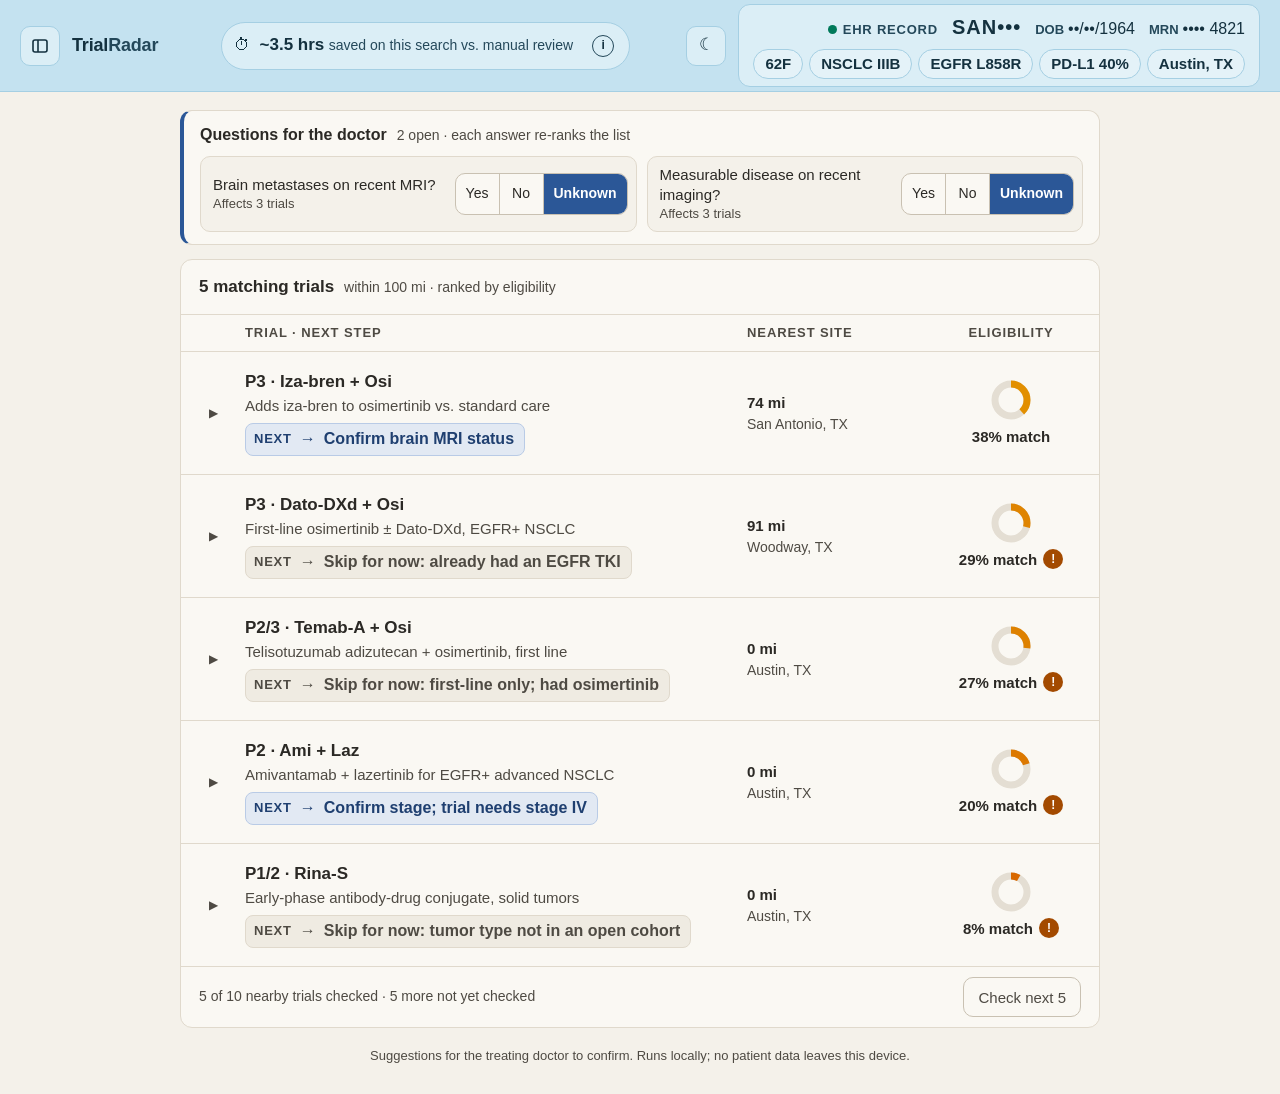
<file: trialradar_wireframe-v3.html>
<!DOCTYPE html>
<html lang="en" data-theme="light">
<head>
<meta charset="utf-8">
<meta name="viewport" content="width=device-width, initial-scale=1">
<title>TrialRadar · Wireframe v3</title>
<script>
  /* Apply saved theme before first paint (no flash). Default = light low-glare. */
  try { const t = localStorage.getItem("trialradar-theme"); if (t === "dark" || t === "light") document.documentElement.dataset.theme = t; } catch (e) {}
</script>
<style>
  /* ===================================================================
     THEME TOKENS
     Light = warm, low-glare off-white (no pure white page, no pure black text).
     Dark  = warm charcoal (no pure black page, no pure white text).
     Eligibility palette is Okabe-Ito based (colorblind-friendlier) and is
     always paired with % text and a shape cue.
     =================================================================== */
  :root, [data-theme="light"]{
    --bg:#f4f1ea; --surface:#faf8f3; --surface-2:#efebe2; --line:#e0d9cc; --line-2:#c9c1b2;
    --ink:#2b2925; --ink-2:#4e4a43; --ink-3:#625d55;
    --accent:#2b5797; --accent-ink:#ffffff; --accent-soft:#e2e9f3; --accent-text:#2b5797;
    --flag-bg:#a34a00; --flag-ink:#ffffff; --warn-soft:#f7e9d8; --warn-line:#e3c39f;
    --ok:#00795a; --ok-ink:#ffffff;
    --chip:#e7e1d6; --track:#e4ded3; --tip-bg:#2b2925; --tip-ink:#f4f1ea;
    --elig-low:#d55e00; --elig-mid:#e69f00; --elig-high:#009e73;
    --focus:#2b5797; --shadow:0 10px 30px rgba(43,41,37,.14);
    /* Iceberg blue top bar */
    --bar:#c4e2f0; --bar-ink:#14313f; --bar-ink-2:#24485a; --bar-line:#a5cfe3; --bar-chip:#e4f2f8; --bar-tile:#dbeef6; --bar-focus:#14313f;
    --next-bg:#e2e9f3; --next-ink:#1f3f70; --next-line:#b9cbe6;
    color-scheme: light;
  }
  [data-theme="dark"]{
    --bg:#1d1c1a; --surface:#252421; --surface-2:#2d2b28; --line:#3a3834; --line-2:#4d4a44;
    --ink:#e8e4dc; --ink-2:#c9c3b8; --ink-3:#aaa398;
    --accent:#8fb3ec; --accent-ink:#1d1c1a; --accent-soft:#2b3547; --accent-text:#9dbdf0;
    --flag-bg:#eba25e; --flag-ink:#1d1c1a; --warn-soft:#3a2d20; --warn-line:#6a4c2c;
    --ok:#4cc9a4; --ok-ink:#1d1c1a;
    --chip:#35332f; --track:#3b3934; --tip-bg:#e8e4dc; --tip-ink:#1d1c1a;
    --elig-low:#e8783a; --elig-mid:#e9ae2f; --elig-high:#2bb38c;
    --focus:#9dbdf0; --shadow:0 10px 30px rgba(0,0,0,.45);
    --bar:#1f3d4d; --bar-ink:#e3f2f9; --bar-ink-2:#c3dce8; --bar-line:#2f5568; --bar-chip:#2b4f61; --bar-tile:#264858; --bar-focus:#cfe8f3;
    --next-bg:#2b3547; --next-ink:#c9daf6; --next-line:#3e4e68;
    color-scheme: dark;
  }
  :root{ --rail-w:256px; --top-h:92px; --col-w:920px; --radius:12px;
         font-family: -apple-system, BlinkMacSystemFont, "Segoe UI", Inter, Roboto, Helvetica, Arial, sans-serif; }

  *{box-sizing:border-box}
  html{font-size:16px}
  html,body{margin:0;background:var(--bg);color:var(--ink);line-height:1.55}
  body{font-size:1rem}
  button{font:inherit;color:inherit;cursor:pointer}
  input,select{font:inherit;color:var(--ink)}
  a{color:var(--accent-text)}

  /* Calm motion: only short color/opacity/transform transitions. */
  .t{transition:background-color .15s ease, color .15s ease, border-color .15s ease}
  @media (prefers-reduced-motion: reduce){
    *,*::before,*::after{transition:none !important;animation:none !important;scroll-behavior:auto !important}
  }

  /* Visible focus everywhere (keyboard). */
  :focus{outline:none}
  :focus-visible{outline:3px solid var(--focus);outline-offset:2px;border-radius:8px}

  /* ===================== TOP BAR (fixed) ===================== */
  .top{position:fixed;inset:0 0 auto 0;height:var(--top-h);z-index:40;display:flex;align-items:center;gap:12px;
       padding:0 20px;background:var(--bar);color:var(--bar-ink);border-bottom:1px solid var(--bar-line)}
  .top :focus-visible{outline-color:var(--bar-focus)}
  .top .icon-btn{background:var(--bar-tile);border-color:var(--bar-line);color:var(--bar-ink)}
  .top .icon-btn:hover{background:var(--bar-chip)}
  .top .icon-btn[aria-expanded="true"]{background:var(--bar-ink);border-color:var(--bar-ink);color:var(--bar)}
  .icon-btn{width:40px;height:40px;border-radius:10px;border:1px solid var(--line);background:var(--surface);
            display:grid;place-items:center;flex:none;font-size:17px;color:var(--ink-2)}
  .icon-btn:hover{background:var(--surface-2)}
  .icon-btn[aria-expanded="true"]{background:var(--accent-soft);border-color:var(--accent);color:var(--accent-text)}
  .wm{font-weight:700;font-size:1.125rem;letter-spacing:-.01em;white-space:nowrap;margin-right:6px}
  .wm span{color:var(--bar-ink-2)}
  .sp{flex:1}

  .saved{display:flex;align-items:center;gap:10px;padding:4px 6px 4px 12px;border:1px solid var(--line);
         border-radius:999px;background:var(--bar-tile);border-color:var(--bar-line);white-space:nowrap;height:48px;color:var(--bar-ink)}
  .saved .big{font-weight:700;font-size:1.0625rem;font-variant-numeric:tabular-nums}
  .saved .lbl{color:var(--bar-ink-2);font-size:.875rem}
  .info{position:relative;width:40px;height:40px;border-radius:50%;border:0;background:transparent;display:grid;place-items:center;padding:0}
  .info .ring{width:22px;height:22px;border-radius:50%;border:1.5px solid var(--bar-ink-2);font-size:12px;font-weight:700;color:var(--bar-ink);display:grid;place-items:center}
  .pop{display:none;position:absolute;top:44px;left:50%;transform:translateX(-50%);width:420px;z-index:60;
       background:var(--surface);border:1px solid var(--line-2);border-radius:12px;padding:14px 16px;
       box-shadow:var(--shadow);text-align:left;font-weight:400;color:var(--ink);white-space:normal;cursor:default;font-size:.875rem;line-height:1.5}
  .info:hover .pop,.info:focus-visible .pop,.info.open .pop{display:block}
  .pop h4{margin:0 0 6px;font-size:.9375rem}
  .pop code{display:block;background:var(--surface-2);color:var(--ink);border-radius:8px;padding:10px;font-size:.8125rem;line-height:1.55;margin:6px 0;white-space:pre-wrap}
  .pop .ph{color:var(--ink);font-weight:700}
  .pop small{color:var(--ink-2);display:block;margin-top:8px;font-size:.8125rem}

  .badge{display:flex;flex-direction:column;gap:6px;align-items:flex-end;padding:7px 14px;border:1px solid var(--bar-line);
         border-radius:var(--radius);background:var(--bar-tile);flex:none;color:var(--bar-ink)}
  .badge .id{display:flex;gap:14px;align-items:baseline;font-size:1rem;color:var(--bar-ink);font-variant-numeric:tabular-nums;white-space:nowrap}
  .badge .id b{font-size:1.25rem;letter-spacing:.05em;font-weight:750}
  .badge .id .k{font-size:.8125rem;color:var(--bar-ink-2);margin-right:4px;font-weight:600}
  .badge .src{display:inline-flex;align-items:center;gap:6px;font-size:.8125rem;text-transform:uppercase;letter-spacing:.06em;color:var(--bar-ink-2);font-weight:700}
  .badge .src i{width:9px;height:9px;border-radius:50%;background:var(--ok);display:inline-block}
  .chips{display:flex;gap:6px;flex-wrap:nowrap;justify-content:flex-end}
  .chip{font-size:.9375rem;font-weight:600;padding:2px 11px;border-radius:999px;background:var(--bar-chip);color:var(--bar-ink);white-space:nowrap;border:1px solid var(--bar-line)}

  /* ===================== RAIL (fixed drawer in the left gutter; never moves the column) ===================== */
  .rail{position:fixed;top:var(--top-h);bottom:0;left:0;width:var(--rail-w);z-index:30;overflow:auto;
        background:var(--surface);border-right:1px solid var(--line);transform:translateX(-100%);visibility:hidden;
        transition:transform .18s ease, visibility 0s linear .18s}
  .rail.open{transform:none;visibility:visible;transition:transform .18s ease}
  @media (max-width: 1439px){ .rail.open{box-shadow:var(--shadow)} }
  .rail-in{padding:18px 16px 28px;display:flex;flex-direction:column;gap:22px}
  .rail h3{margin:0 0 8px;font-size:.8125rem;text-transform:uppercase;letter-spacing:.07em;color:var(--ink-2);font-weight:700}
  .seg{display:inline-flex;border:1px solid var(--line-2);border-radius:10px;overflow:hidden;background:var(--surface)}
  .seg button{border:0;background:transparent;min-height:40px;min-width:44px;padding:0 12px;font-size:.9375rem;border-right:1px solid var(--line-2)}
  .seg button:last-child{border-right:0}
  .seg button:hover{background:var(--surface-2)}
  .seg button.on{background:var(--accent);color:var(--accent-ink);font-weight:600}
  .seg button:focus-visible{outline-offset:-3px;border-radius:0}
  .row-ctl{display:flex;align-items:center;justify-content:space-between;gap:10px;min-height:44px;font-size:.9375rem}
  .cbs{display:flex;gap:2px}
  .cbs label{display:flex;gap:6px;align-items:center;min-height:40px;min-width:40px;padding:0 6px;border-radius:8px;cursor:pointer}
  .cbs label:hover{background:var(--surface-2)}
  .cbs input{width:18px;height:18px;accent-color:var(--accent);margin:0}
  .tg{width:48px;height:40px;border:0;background:transparent;position:relative;padding:0;flex:none}
  .tg::before{content:"";position:absolute;left:4px;top:10px;width:40px;height:22px;border-radius:999px;background:var(--line-2)}
  .tg::after{content:"";position:absolute;top:13px;left:7px;width:16px;height:16px;border-radius:50%;background:var(--surface);transition:left .15s}
  .tg.on::before{background:var(--accent)}
  .tg.on::after{left:25px}
  .fld{display:flex;flex-direction:column;gap:3px;margin-bottom:10px}
  .fld label{font-size:.8125rem;color:var(--ink-2)}
  .fld input,.fld select{border:1px solid var(--line-2);border-radius:8px;padding:0 10px;height:40px;background:var(--bg);width:100%}
  .fld input:focus-visible,.fld select:focus-visible{outline:3px solid var(--focus);outline-offset:0;border-color:var(--accent)}
  .grid2{display:grid;grid-template-columns:1fr 1fr;gap:0 10px}
  .muted{color:var(--ink-2);font-size:.8125rem;line-height:1.5}

  /* ===================== MAIN COLUMN (fixed width, centered, stable) ===================== */
  .main{padding:calc(var(--top-h)) 20px 0}
  .col{width:100%;max-width:var(--col-w);margin:0 auto;display:flex;flex-direction:column}
  /* Questions are pinned under the top bar so they're always in the same spot. */
  .qwrap{position:sticky;top:var(--top-h);z-index:20;background:var(--bg);padding:18px 0 14px}
  .qcard{background:var(--surface);border:1px solid var(--line);border-left:4px solid var(--accent);border-radius:var(--radius);
         padding:12px 16px;display:flex;flex-direction:column;gap:8px}
  .qhead{display:flex;align-items:baseline;gap:10px}
  .qhead b{font-size:1rem}
  .qhead span{font-size:.875rem;color:var(--ink-2)}
  .qs{display:grid;grid-template-columns:1fr 1fr;gap:10px}
  .q{display:flex;align-items:center;justify-content:space-between;gap:10px;padding:8px 8px 8px 12px;border-radius:10px;background:var(--bg);border:1px solid var(--line);min-height:64px}
  .q p{margin:0;font-size:.9375rem;line-height:1.35;min-width:0;flex:1}
  .q .seg{flex:none}
  .q p small{display:block;color:var(--ink-2);font-size:.8125rem}
  .q .seg button{font-size:.875rem;padding:0 10px}

  .list{background:var(--surface);border:1px solid var(--line);border-radius:var(--radius)}
  .list-top{display:flex;align-items:baseline;gap:10px;padding:14px 18px;border-bottom:1px solid var(--line)}
  .list-top b{font-size:1.0625rem}
  .list-top span{color:var(--ink-2);font-size:.875rem}
    .cols,.trow{display:grid;grid-template-columns:32px minmax(0,1fr) 180px 140px;align-items:center;gap:14px}
  .cols{padding:8px 18px;font-size:.8125rem;text-transform:uppercase;letter-spacing:.07em;color:var(--ink-2);font-weight:600;border-bottom:1px solid var(--line)}
  .cols .r{text-align:center}
  .trial{border-bottom:1px solid var(--line)}
  .trial:last-child{border-bottom:0}
  /* Fixed row height keeps rows (and the #1 trial) in the same place across re-ranks. */
  .trow{min-height:122px;padding:12px 18px;width:100%;border:0;background:transparent;text-align:left}
  .trow:hover{background:var(--surface-2)}
  .trow:focus-visible{outline-offset:-3px;border-radius:0}
  .trial.open .trow{background:var(--surface-2)}
  .chev{width:28px;height:28px;display:grid;place-items:center;color:var(--ink-2);transition:transform .15s ease;font-size:12px}
  .trial.open .chev{transform:rotate(90deg);color:var(--ink)}
  .tname{font-weight:650;font-size:1.0625rem;line-height:1.35}
  .tsum{color:var(--ink-2);font-size:.9375rem;white-space:nowrap;overflow:hidden;text-overflow:ellipsis}
  .next{margin-top:6px;font-size:1rem;font-weight:600;display:inline-flex;gap:8px;align-items:center;max-width:100%;
        background:var(--next-bg);color:var(--next-ink);border:1px solid var(--next-line);border-radius:8px;padding:3px 10px 3px 8px;white-space:nowrap;overflow:hidden}
  .next b{font-weight:800;font-size:.8125rem;text-transform:uppercase;letter-spacing:.06em;flex:none}
  .next .arr{flex:none;font-weight:800}
  .next span{overflow:hidden;text-overflow:ellipsis}
  .next.skip{background:var(--surface-2);color:var(--ink-2);border-color:var(--line)}
  .dist{font-size:.9375rem}
  .dist b{font-variant-numeric:tabular-nums}
  .dist div{color:var(--ink-2);font-size:.875rem}
  .elig{display:flex;flex-direction:column;align-items:center;gap:4px}
  .elig .pct{font-size:.9375rem;font-weight:650;font-variant-numeric:tabular-nums;display:flex;align-items:center;gap:6px}
  .cue{width:20px;height:20px;border-radius:50%;display:inline-grid;place-items:center;font-size:12px;font-weight:800;position:relative;flex:none}
  .cue.flag{background:var(--flag-bg);color:var(--flag-ink);cursor:help}
  .cue.ok{background:var(--ok);color:var(--ok-ink)}
  .cue .tip{display:none;position:absolute;right:-10px;top:26px;width:270px;z-index:30;background:var(--tip-bg);color:var(--tip-ink);
            font-weight:400;font-size:.875rem;line-height:1.45;padding:9px 11px;border-radius:9px;text-align:left}
  .cue.flag:hover .tip{display:block}
  .changed .pct{background:var(--accent-soft);border-radius:6px;padding:0 6px;transition:background-color .6s ease}

  .skeleton .trow{cursor:default;color:var(--ink-2)}
  .skeleton .bar{height:12px;border-radius:6px;background:var(--track);margin:6px 0}

  /* ===================== EXPANDED DETAIL ===================== */
  .detail{display:none;padding:4px 18px 20px 64px;background:var(--surface-2)}
  .trial.open .detail{display:block}
  .full-title{font-size:.9375rem;color:var(--ink);margin:0 0 6px;max-width:760px}
  .meta{display:flex;gap:16px;flex-wrap:wrap;align-items:center;font-size:.875rem;color:var(--ink-2);margin-bottom:12px}
  .meta a{display:inline-flex;align-items:center;min-height:40px;padding:0 4px;text-decoration:none;font-weight:600}
  .meta a:hover{text-decoration:underline}
  .notable{display:flex;gap:10px;align-items:flex-start;background:var(--warn-soft);border:1px solid var(--warn-line);border-radius:10px;
           padding:10px 12px;font-size:.9375rem;margin-bottom:12px;max-width:760px;color:var(--ink)}
  .notable .cue{margin-top:2px}
  .groups{display:grid;grid-template-columns:repeat(auto-fit,minmax(240px,1fr));gap:10px;margin-bottom:14px}
  details.grp{background:var(--surface);border:1px solid var(--line);border-radius:10px}
  details.grp summary{list-style:none;cursor:pointer;min-height:44px;padding:0 12px;font-size:.9375rem;font-weight:650;display:flex;align-items:center;gap:8px;border-radius:10px}
  details.grp summary::-webkit-details-marker{display:none}
  details.grp summary:hover{background:var(--bg)}
  details.grp summary .ct{margin-left:auto;font-variant-numeric:tabular-nums;color:var(--ink-2);font-weight:500}
  details.grp summary .car{color:var(--ink-2);transition:transform .15s ease;font-size:11px}
  details.grp[open] summary .car{transform:rotate(90deg)}
  .gicon{width:18px;height:18px;border-radius:50%;display:grid;place-items:center;font-size:11px;font-weight:800;flex:none}
  .grp ul{margin:0;padding:0 12px 12px 30px;font-size:.875rem;color:var(--ink-2)}
  .grp li{margin:4px 0}
  .grp li .ql{color:var(--accent-text);font-size:.8125rem;font-weight:600}
  .actions{display:flex;gap:8px;flex-wrap:wrap}
  .btn{border:1px solid var(--line-2);background:var(--surface);border-radius:10px;min-height:40px;padding:0 14px;font-size:.9375rem}
  .btn:hover{background:var(--bg)}
  .btn.pri{background:var(--accent);border-color:var(--accent);color:var(--accent-ink);font-weight:600}
  .btn.pri:hover{filter:brightness(1.06)}

  .list-foot{display:flex;align-items:center;justify-content:space-between;gap:12px;padding:10px 18px;border-top:1px solid var(--line);
             font-size:.875rem;color:var(--ink-2);min-height:60px}
  .empty{padding:28px 18px;color:var(--ink-2);text-align:center;font-size:.9375rem}
  .foot{max-width:var(--col-w);margin:0 auto;padding:18px 0 28px;color:var(--ink-2);font-size:.8125rem;text-align:center}

  /* ===================== MODAL ===================== */
  .modal-bg{position:fixed;inset:0;background:rgba(20,19,17,.45);display:none;align-items:center;justify-content:center;z-index:100}
  .modal-bg.show{display:flex}
  .modal{background:var(--surface);color:var(--ink);border-radius:14px;width:min(640px,92vw);max-height:80vh;overflow:auto;padding:20px 22px;box-shadow:var(--shadow);border:1px solid var(--line)}
  .modal h3{margin:0 0 10px;font-size:1.125rem}
  .modal pre{white-space:pre-wrap;font:inherit;font-size:.9375rem;background:var(--bg);border:1px solid var(--line);border-radius:10px;padding:12px;margin:0 0 12px}
  .cmp{width:100%;border-collapse:collapse;font-size:.9375rem;margin-bottom:12px}
  .cmp th,.cmp td{border-bottom:1px solid var(--line);padding:8px;text-align:left;vertical-align:top}
  .cmp th{color:var(--ink-2);font-weight:500;width:28%}
  .wf-note{font-size:.8125rem;color:var(--ink-2);margin-top:-4px;margin-bottom:10px}
  .modal-foot{text-align:right}
</style>
</head>
<body>

<!-- ======================= TOP BAR / PATIENT BAR ======================= -->
<header class="top">
  <button class="icon-btn t" id="rail-toggle" aria-expanded="false" aria-controls="rail" aria-label="Filters and patient details" title="Filters & patient details">
    <svg width="18" height="18" viewBox="0 0 18 18" fill="none" stroke="currentColor" stroke-width="1.6" aria-hidden="true"><rect x="2" y="3" width="14" height="12" rx="2"/><line x1="7" y1="3" x2="7" y2="15"/></svg>
  </button>
  <div class="wm">Trial<span>Radar</span></div>

  <div class="sp"></div>

  <!-- Manual time saved (per case) -->
  <div class="saved" id="saved" aria-live="polite">
    <span aria-hidden="true">⏱</span>
    <div><span class="big" id="saved-hrs">~0.0 hrs</span> <span class="lbl">saved on this search vs. manual review</span></div>
    <button class="info" id="saved-info" aria-label="How time saved is estimated"><span class="ring" aria-hidden="true">i</span>
      <div class="pop" role="tooltip">
        <h4>How "time saved" is estimated</h4>
        <code id="formula-text"></code>
        <div id="formula-live"></div>
        <small><span class="ph">Placeholder assumptions.</span> These minute values are not research findings; replace them with a sourced benchmark before any external claim.</small>
      </div>
    </button>
  </div>

  <div class="sp"></div>

  <button class="icon-btn t" id="theme-btn" aria-label="Switch to dark mode" aria-pressed="false" title="Toggle dark mode"><span id="theme-ico" aria-hidden="true">☾</span></button>

  <!-- Masked patient badge (synthetic demo values) -->
  <div class="badge" aria-label="Current patient, identifiers masked">
    <div class="id">
      <span class="src"><i></i>EHR record</span>
      <b>SAN•••</b>
      <span><span class="k">DOB</span>••/••/1964</span>
      <span><span class="k">MRN</span>•••• 4821</span>
    </div>
    <div class="chips" id="patient-chips"></div>
  </div>
</header>

<!-- ======================= COLLAPSIBLE RAIL ======================= -->
<aside class="rail" id="rail" aria-label="Filters and patient details" inert>
  <div class="rail-in">
    <section>
      <h3>Travel distance</h3>
      <div class="seg" id="dist-seg">
        <button data-d="25">25 mi</button><button data-d="50">50 mi</button><button data-d="100" class="on">100 mi</button>
      </div>
    </section>
    <section>
      <h3>Trial filters</h3>
      <div class="row-ctl"><span>Phase</span>
        <div class="cbs">
          <label><input type="checkbox" class="ph" value="1" checked> 1</label>
          <label><input type="checkbox" class="ph" value="2" checked> 2</label>
          <label><input type="checkbox" class="ph" value="3" checked> 3</label>
        </div>
      </div>
      <div class="row-ctl"><span>Recruiting only</span><button class="tg on" id="recruiting" aria-pressed="true" aria-label="Recruiting only"></button></div>
      <div class="row-ctl"><span>What if: new scan within 14 days</span><button class="tg" id="whatif" aria-pressed="false" aria-label="What if new scan within 14 days"></button></div>
    </section>
    <section>
      <h3>Patient details</h3>
      <div class="grid2">
        <div class="fld"><label for="f-age">Age</label><input id="f-age" value="62"></div>
        <div class="fld"><label for="f-sex">Sex</label><select id="f-sex"><option>F</option><option>M</option></select></div>
      </div>
      <div class="fld"><label for="f-dx">Diagnosis</label><input id="f-dx" value="NSCLC"></div>
      <div class="grid2">
        <div class="fld"><label for="f-stage">Stage</label><input id="f-stage" value="IIIB"></div>
        <div class="fld"><label for="f-ecog">ECOG</label><input id="f-ecog" value="1"></div>
      </div>
      <div class="fld"><label for="f-bio">Biomarkers (comma-separated)</label><input id="f-bio" value="EGFR L858R, PD-L1 40%"></div>
      <div class="fld"><label for="f-prior">Prior treatment</label><input id="f-prior" value="Osimertinib (progressed)"></div>
      <div class="grid2">
        <div class="fld"><label for="f-city">City</label><input id="f-city" value="Austin, TX"></div>
        <div class="fld"><label for="f-scan">Last scan (days)</label><input id="f-scan" value="47" inputmode="numeric"></div>
      </div>
      <div class="muted">Pulled from the EHR record. Edits apply to this search only and re-rank instantly.</div>
    </section>
    <section class="muted">Source: ClinicalTrials.gov (demo cache) · checked just now</section>
  </div>
</aside>

<!-- ======================= MAIN COLUMN ======================= -->
<main class="main">
  <div class="col">
    <div class="qwrap">
      <section class="qcard" aria-label="Questions for the doctor">
        <div class="qhead"><b>Questions for the doctor</b><span id="q-sub">2 open · each answer re-ranks the list</span></div>
        <div class="qs" id="questions"></div>
      </section>
    </div>

    <section class="list" aria-label="Matching trials">
      <div class="list-top"><b id="list-title">Matching trials</b><span id="list-sub"></span></div>
      <div class="cols" aria-hidden="true"><span></span><span>Trial · next step</span><span>Nearest site</span><span class="r">Eligibility</span></div>
      <div id="trials"></div>
      <div class="list-foot"><span id="more-label"></span><button class="btn t" id="check-next">Check next 5</button></div>
    </section>
  </div>
  <footer class="foot">Suggestions for the treating doctor to confirm. Runs locally; no patient data leaves this device.</footer>
</main>

<div class="modal-bg" id="modal-bg"><div class="modal" id="modal" role="dialog" aria-modal="true" aria-labelledby="modal-h"></div></div>

<script>
/* =====================================================================
   TIME-SAVED ESTIMATE
   ASSUMPTION constants below are PLACEHOLDERS, not sourced benchmarks.
   Replace with a sourced benchmark (e.g. a published time-motion study
   of manual trial screening) before showing to anyone as a claim.
   ===================================================================== */
const ASSUMPTION_MIN_SEARCH_SETUP     = 15; // PLACEHOLDER: minutes to search a registry for this patient once
const ASSUMPTION_MIN_PER_TRIAL_SCREEN = 5;  // PLACEHOLDER: minutes to open & skim one candidate trial
const ASSUMPTION_MIN_PER_CRITERION    = 2;  // PLACEHOLDER: minutes to check one criterion against the chart
const ASSUMPTION_MIN_REVIEW_PER_RESULT= 1;  // PLACEHOLDER: minutes the doctor still spends reviewing each shown result

function estimateMinutesSaved(trialsChecked, criteriaReviewed, resultsShown){
  if (trialsChecked === 0) return 0;
  const manual = ASSUMPTION_MIN_SEARCH_SETUP
               + trialsChecked    * ASSUMPTION_MIN_PER_TRIAL_SCREEN
               + criteriaReviewed * ASSUMPTION_MIN_PER_CRITERION;
  const withTool = resultsShown * ASSUMPTION_MIN_REVIEW_PER_RESULT;
  return Math.max(0, manual - withTool);
}

/* Eligibility cue thresholds (wireframe values). */
const STRONG_MATCH_PCT = 70;   // shows a check shape at or above this

/* =====================================================================
   DEMO DATA: 5 trials from v1. Counts (met / not met / needs info)
   match v1's pills. Criteria text for trial #1 comes from v1; the rest
   are illustrative placeholders sized to match v1's counts.
   q: linked doctor question. dyn: recomputed from patient fields.
   kind: "hard" = unlikely to change; "fix" = something the doctor can act on.
   next: plain-language next step shown on the row when this criterion drives it.
   ===================================================================== */
const TRIALS = [
  { nct:"NCT07680790", phase:"P3", phases:[3], drug:"Iza-bren + Osi", sponsor:"Bristol Myers Squibb",
    summary:"Adds iza-bren to osimertinib vs. standard care",
    title:"Study of Izalontamab Brengitecan (BMS-986507) in Combination With Osimertinib Versus Osimertinib Monotherapy or Osimertinib in Combination With Platinum-based Chemotherapy for EGFRmt Non-small Cell Lung Cancer (IZABRIGHT-Lung02)",
    city:"San Antonio, TX", site:"San Antonio", mi:74, recruiting:true,
    criteria:[
      {s:"met", t:"Non-squamous NSCLC, stage IIIB–IV", dyn:"stageIIIBplus"},
      {s:"met", t:"EGFR exon 21 L858R mutation"},
      {s:"met", t:"ECOG 0–1 (patient: 1)"},
      {s:"unk", t:"brain metastases status (recent MRI)", q:"brain_mets"},
      {s:"unk", t:"history of ILD / pneumonitis"},
      {s:"unk", t:"clinically significant cardiac disease"},
      {s:"unk", t:"organ function labs"},
      {s:"unk", t:"other protocol-defined criteria"}
    ]},
  { nct:"NCT06350097", phase:"P3", phases:[3], drug:"Dato-DXd + Osi", sponsor:"AstraZeneca",
    summary:"First-line osimertinib ± Dato-DXd, EGFR+ NSCLC",
    title:"Phase III, Open-label Study of First-line Osimertinib With or Without Datopotamab Deruxtecan for EGFRm Locally Advanced or Metastatic Non-small Cell Lung Cancer",
    city:"Woodway, TX", site:"Woodway", mi:91, recruiting:true,
    criteria:[
      {s:"met", t:"Non-squamous NSCLC"},
      {s:"met", t:"Locally advanced or metastatic (stage IIIB)", dyn:"stageIIIBplus"},
      {s:"met", t:"EGFR L858R mutation"},
      {s:"met", t:"ECOG 0–1"},
      {s:"met", t:"Age 18 or older"},
      {s:"no",  t:"No prior EGFR TKI allowed", flag:"Already received an EGFR TKI (osimertinib)", kind:"hard", next:"Skip for now: already had an EGFR TKI"},
      {s:"unk", t:"brain metastases status (recent MRI)", q:"brain_mets"},
      {s:"unk", t:"measurable disease on recent imaging", q:"measurable"},
      {s:"unk", t:"history of ILD / pneumonitis"},
      {s:"unk", t:"creatinine clearance"},
      {s:"unk", t:"cardiac function (LVEF)"},
      {s:"unk", t:"6 other protocol criteria", n:6}
    ]},
  { nct:"NCT06667076", phase:"P2", phases:[2], drug:"Ami + Laz", sponsor:"Johnson & Johnson",
    summary:"Amivantamab + lazertinib for EGFR+ advanced NSCLC",
    title:"A Study of Amivantamab in Combination With Lazertinib, or Amivantamab in Combination With Platinum-Based Chemotherapy, for Common Epidermal Growth Factor Receptor (EGFR)-Mutated Locally Advanced or Metastatic Non-Small Cell Lung Cancer (NSCLC)",
    city:"Austin, TX", site:"Austin", mi:0, recruiting:true,
    criteria:[
      {s:"met", t:"EGFR L858R mutation"},
      {s:"met", t:"ECOG 0–1"},
      {s:"no",  t:"Advanced or metastatic stage", dyn:"stageIV"},
      {s:"unk", t:"brain metastases status (recent MRI)", q:"brain_mets"},
      {s:"unk", t:"history of ILD / pneumonitis"},
      {s:"unk", t:"cardiac function"},
      {s:"unk", t:"organ function labs"},
      {s:"unk", t:"details of prior therapy lines"},
      {s:"unk", t:"2 other protocol criteria", n:2}
    ]},
  { nct:"NCT07005102", phase:"P2/3", phases:[2,3], drug:"Temab-A + Osi", sponsor:"AbbVie",
    summary:"Telisotuzumab adizutecan + osimertinib, first line",
    title:"A Study to Assess Adverse Events, Change in Disease Activity of Intravenous Telisotuzumab Adizutecan in Combination With Osimertinib as First-Line Treatment in Adult Participants With Locally Advanced Unresectable or Metastatic EGFR-Mutated Non-Squamous Non-Small Cell Lung Cancer",
    city:"Austin, TX", site:"Austin", mi:0, recruiting:true,
    criteria:[
      {s:"met", t:"Non-squamous NSCLC"},
      {s:"met", t:"EGFR L858R mutation"},
      {s:"met", t:"ECOG 0–1"},
      {s:"met", t:"Age 18 or older"},
      {s:"no",  t:"Imaging within 14 days", dyn:"scan14"},
      {s:"no",  t:"First-line only (no prior systemic therapy)", flag:"First-line only; already received osimertinib", kind:"hard", next:"Skip for now: first-line only; had osimertinib"},
      {s:"unk", t:"measurable disease on recent imaging", q:"measurable"},
      {s:"unk", t:"c-Met protein expression"},
      {s:"unk", t:"history of ILD / pneumonitis"},
      {s:"unk", t:"organ function labs"},
      {s:"unk", t:"5 other protocol criteria", n:5}
    ]},
  { nct:"NCT05579366", phase:"P1/2", phases:[1,2], drug:"Rina-S", sponsor:"Genmab",
    summary:"Early-phase antibody-drug conjugate, solid tumors",
    title:"Rinatabart Sesutecan (Rina-S, PRO1184, GEN1184) for Advanced Solid Tumors (GCT1184-01/ PRO1184-001)",
    city:"Austin, TX", site:"Austin", mi:0, recruiting:true,
    criteria:[
      {s:"met", t:"Advanced solid tumor"},
      {s:"met", t:"ECOG 0–1"},
      {s:"met", t:"Age 18 or older"},
      {s:"no",  t:"HER2-positive cohort", flag:"No HER2-positive result on record; this cohort requires it", kind:"fix", next:"Order HER2 test only if pursuing this trial"},
      {s:"no",  t:"Tumor type in an open cohort", flag:"Tumor type not in an open cohort", kind:"hard", next:"Skip for now: tumor type not in an open cohort"},
      {s:"no",  t:"Prior therapy lines within cohort range", kind:"hard"},
      {s:"no",  t:"Tissue sample within protocol window", kind:"fix"},
      {s:"unk", t:"measurable disease on recent imaging", q:"measurable"},
      {s:"unk", t:"folate receptor-α expression"},
      {s:"unk", t:"organ function labs"},
      {s:"unk", t:"26 other protocol criteria", n:26}
    ]}
];
// v1 said "10 found, 5 checked". The next 5 are simulated: all meet 0 criteria, so they are screened out (never shown).
const UNCHECKED = [ {criteria:12},{criteria:9},{criteria:14},{criteria:20},{criteria:11} ];

const QUESTIONS = [
  {id:"brain_mets", text:"Brain metastases on recent MRI?", good:"no",
   ask:"Confirm brain MRI status",
   failFlag:"Brain metastases reported; trial limits active CNS disease", failKind:"fix", failNext:"Ask the site whether treated brain mets are allowed"},
  {id:"measurable", text:"Measurable disease on recent imaging?", good:"yes",
   ask:"Confirm measurable disease on recent imaging",
   failFlag:"No measurable disease; trial requires it", failKind:"hard", failNext:"Skip for now: trial needs measurable disease"}
];

/* ===================== STATE ===================== */
const state = {
  answers:{brain_mets:"unknown", measurable:"unknown"},
  dist:100, phases:new Set([1,2,3]), recruitingOnly:true, whatIf:false,
  open:null, checked:0, extraChecked:0, extraCriteria:0, patient:{}
};
const reduceMotion = matchMedia("(prefers-reduced-motion: reduce)").matches;
function readPatient(){
  const v = id => document.getElementById(id).value.trim();
  state.patient = { age:v("f-age"), sex:v("f-sex"), dx:v("f-dx"), stage:v("f-stage").toUpperCase(), ecog:v("f-ecog"),
    bio:v("f-bio").split(",").map(s=>s.trim()).filter(Boolean), prior:v("f-prior"), city:v("f-city"), scan:parseInt(v("f-scan"),10) };
}

/* ===================== SCORING (unchanged from v2) ===================== */
function evalCriterion(c){
  const p = state.patient;
  let s = c.s, flag = c.flag || null, kind = c.kind || "hard", next = c.next || null;
  if (c.q){
    const Q = QUESTIONS.find(q=>q.id===c.q), a = state.answers[c.q];
    if (a === "unknown") s = "unk";
    else if (a === Q.good) s = "met";
    else { s = "no"; flag = Q.failFlag; kind = Q.failKind; next = Q.failNext; }
  }
  if (c.dyn === "scan14"){
    const days = state.whatIf ? 0 : p.scan;
    if (!isNaN(days) && days <= 14){ s = "met"; }
    else { s = "no"; kind="fix"; next="New scan needed within 14 days";
           flag = `Last scan ${isNaN(days)?"date unknown":days+" days ago"}; trial needs within 14`; }
  }
  if (c.dyn === "stageIV"){
    if (p.stage.startsWith("IV")) s="met";
    else { s="no"; kind="fix"; next="Confirm stage; trial needs stage IV";
           flag=`Stage ${p.stage||"?"} on record; trial needs stage IV / metastatic`; }
  }
  if (c.dyn === "stageIIIBplus"){
    s = /^(IIIB|IIIC|IV)/.test(p.stage) ? "met" : "no";
    if (s==="no"){ kind="fix"; next="Confirm stage; trial needs IIIB or later"; flag=`Stage ${p.stage||"?"} on record; trial needs IIIB or later`; }
  }
  return {...c, s, kind, next, flag: s==="no" ? flag : null, n:c.n||1};
}
function score(t){
  const crit = t.criteria.map(evalCriterion);
  const count = k => crit.filter(c=>c.s===k).reduce((a,c)=>a+c.n,0);
  const met=count("met"), no=count("no"), unk=count("unk"), total=met+no+unk;
  const flags = crit.filter(c=>c.s==="no" && c.flag).map(c=>c.flag);
  return {crit, met, no, unk, total, pct: Math.round(100*met/total), flags};
}

/* ===================== NEXT STEP (derived, live) =====================
   Priority: 1) a hard blocker → "Skip for now: …"
             2) a fixable blocker → its action (e.g. new scan)
             3) an open doctor question → "Confirm …"
             4) otherwise → "Refer to <site> site …"                         */
function nextStep(t, sc){
  const fails = sc.crit.filter(c=>c.s==="no");
  const hard = fails.find(c=>c.kind==="hard" && c.next); if (hard) return hard.next;
  const fix  = fails.find(c=>c.kind==="fix"  && c.next); if (fix)  return fix.next;
  const openQs = QUESTIONS.filter(Q=>sc.crit.some(c=>c.q===Q.id && c.s==="unk"));
  if (openQs.length) return openQs.map(q=>q.ask).join(" · ");
  const rest = sc.unk;
  return `Refer to ${t.site} site` + (rest ? ` · ${rest} item${rest>1?"s":""} to confirm at screening` : "");
}

/* Okabe-Ito-based 3-stop scale: vermilion (0%) → orange (50%) → bluish green (100%). */
function hexToRgb(h){ h=h.trim().replace("#",""); return [0,2,4].map(i=>parseInt(h.slice(i,i+2),16)); }
function scaleColor(pct){
  const cs = getComputedStyle(document.documentElement);
  const L=hexToRgb(cs.getPropertyValue("--elig-low")), M=hexToRgb(cs.getPropertyValue("--elig-mid")), H=hexToRgb(cs.getPropertyValue("--elig-high"));
  const mix=(a,b,t)=>a.map((x,i)=>Math.round(x+(b[i]-x)*t));
  const c = pct<=50 ? mix(L,M,pct/50) : mix(M,H,(pct-50)/50);
  return `rgb(${c.join(",")})`;
}
function donut(pct){
  const r=16, C=2*Math.PI*r, col=scaleColor(pct);
  return `<svg width="42" height="42" viewBox="0 0 42 42" aria-hidden="true">
    <circle cx="21" cy="21" r="${r}" fill="none" stroke="var(--track)" stroke-width="7"/>
    <circle cx="21" cy="21" r="${r}" fill="none" stroke="${col}" stroke-width="7"
      stroke-dasharray="${(C*pct/100).toFixed(2)} ${C.toFixed(2)}" transform="rotate(-90 21 21)"/>
  </svg>`;
}
const esc = s => String(s).replace(/[&<>"]/g, ch=>({"&":"&amp;","<":"&lt;",">":"&gt;",'"':"&quot;"}[ch]));

/* ===================== RENDER ===================== */
let prevPct = {};
function visibleTrials(){
  return TRIALS.slice(0, state.checked)
    .map(t=>({t, sc:score(t)}))
    .filter(x=>x.sc.met > 0)                                  // rule: drop trials with 0 criteria met
    .filter(x=>x.t.mi <= state.dist)
    .filter(x=>x.t.phases.some(p=>state.phases.has(p)))
    .filter(x=>!state.recruitingOnly || x.t.recruiting)
    .sort((a,b)=>b.sc.pct-a.sc.pct || a.t.mi-b.t.mi);
}
function focusKey(){
  const a = document.activeElement; if (!a || a===document.body) return null;
  if (a.dataset.toggle) return `[data-toggle="${a.dataset.toggle}"]`;
  if (a.dataset.q) return `[data-q="${a.dataset.q}"][data-v="${a.dataset.v}"]`;
  if (a.dataset.act) return `[data-act="${a.dataset.act}"][data-nct="${a.dataset.nct}"]`;
  if (a.matches("details.grp summary")){ const t=a.closest(".trial"), g=a.parentElement.dataset.g; return `.trial[data-nct="${t.dataset.nct}"] details.grp[data-g="${g}"] summary`; }
  return null;
}
function render(){
  const fk = focusKey();
  const openGroups = {};  // remember which criteria groups the doctor opened
  document.querySelectorAll(".trial.open details.grp").forEach(d=>{ openGroups[d.dataset.g] = d.open; });
  readPatient(); renderChips(); renderQuestions();
  const rows = visibleTrials();
  const el = document.getElementById("trials");
  const pending = TRIALS.length - state.checked;     // skeletons reserve space, so rows never jump while checking
  if (!rows.length && !pending){
    el.innerHTML = `<div class="empty">No trials match these filters. Try a wider distance in the filters panel.</div>`;
  } else {
    el.innerHTML = rows.map(({t,sc})=>rowHTML(t,sc,openGroups)).join("") +
      Array.from({length:pending}, ()=>`<div class="trial skeleton" aria-hidden="true"><div class="trow"><span></span><span><div class="bar" style="width:38%"></div><div class="bar" style="width:62%"></div><div class="bar" style="width:46%"></div></span><span><div class="bar" style="width:60%"></div></span><span style="text-align:center;font-size:.875rem">Checking…</span></div></div>`).join("");
  }
  rows.forEach(({t,sc})=>{
    if (prevPct[t.nct]!==undefined && prevPct[t.nct]!==sc.pct && !reduceMotion){
      const d=document.querySelector(`.trial[data-nct="${t.nct}"]`); if (d){ d.classList.add("changed"); setTimeout(()=>d.classList.remove("changed"),900); }
    }
    prevPct[t.nct]=sc.pct;
  });
  const shownBeforeFilters = TRIALS.slice(0,state.checked).filter(t=>score(t).met>0).length;
  const hidden = shownBeforeFilters - rows.length;
  document.getElementById("list-title").textContent = `${rows.length} matching trial${rows.length===1?"":"s"}`;
  document.getElementById("list-sub").textContent = `within ${state.dist} mi · ranked by eligibility` + (hidden>0 ? ` · ${hidden} hidden by filters` : "");
  const totalChecked = state.checked + state.extraChecked, remaining = 10 - totalChecked;
  document.getElementById("more-label").textContent = remaining>0
    ? `${totalChecked} of 10 nearby trials checked · ${remaining} more not yet checked`
    : `All 10 nearby trials checked · ${10-TRIALS.length} met no criteria and are not shown`;
  const btn = document.getElementById("check-next");
  btn.style.visibility = remaining>0 && state.checked===TRIALS.length ? "visible" : "hidden";  // visibility, not display: keeps footer height fixed
  renderSaved(rows.length);
  if (fk){ const f=document.querySelector(fk); f && f.focus({preventScroll:true}); }
}
function rowHTML(t,sc,openGroups){
  const open = state.open===t.nct;
  let cue = "";
  if (sc.flags.length) cue = `<span class="cue flag" aria-label="Flagged criterion">!<span class="tip">${sc.flags.map(esc).join("<br>")}</span></span>`;
  else if (sc.pct >= STRONG_MATCH_PCT) cue = `<span class="cue ok" aria-label="Strong match">✓</span>`;
  const grp = (key,label,icon,isOpen) => {
    const items = sc.crit.filter(c=>c.s===key);
    const n = items.reduce((a,c)=>a+c.n,0); if (!n) return "";
    const o = openGroups && key in openGroups ? openGroups[key] : isOpen;
    const li = items.map(c=>{
      const txt = key==="no" && c.flag ? c.flag : c.t;
      return `<li>${esc(txt)}${c.q && key==="unk" ? ` <span class="ql">· question above</span>`:""}</li>`;
    }).join("");
    return `<details class="grp" data-g="${key}" ${o?"open":""}><summary><span class="car" aria-hidden="true">▶</span>${icon}${label}<span class="ct">${n}</span></summary><ul>${li}</ul></details>`;
  };
  // Group icons pair a shape with color: ✕ not met, ? needs info, ✓ met.
  const gi = (bg,ink,ch)=>`<span class="gicon" style="background:${bg};color:${ink}" aria-hidden="true">${ch}</span>`;
  const step = nextStep(t,sc);
  return `<div class="trial ${open?"open":""}" data-nct="${t.nct}">
    <button class="trow t" data-toggle="${t.nct}" aria-expanded="${open}"
      aria-label="${esc(t.phase)} ${esc(t.drug)}, ${sc.pct}% match${sc.flags.length?", flagged: "+esc(sc.flags[0]):""}, ${t.mi} miles, ${esc(t.city)}. Next step: ${esc(step)}">
      <span class="chev" aria-hidden="true">▶</span>
      <span style="min-width:0">
        <div class="tname">${esc(t.phase)} · ${esc(t.drug)}</div>
        <div class="tsum">${esc(t.summary)}</div>
        <div class="next ${step.startsWith("Skip")?"skip":""}"><b>Next</b><span class="arr" aria-hidden="true">→</span><span>${esc(step)}</span></div>
      </span>
      <span class="dist"><b>${t.mi} mi</b><div>${esc(t.city)}</div></span>
      <span class="elig" title="${sc.met} of ${sc.total} criteria met">
        ${donut(sc.pct)}
        <span class="pct">${sc.pct}% match ${cue}</span>
      </span>
    </button>
    <div class="detail">
      <p class="full-title">${esc(t.title)}</p>
      <div class="meta">
        <a href="https://clinicaltrials.gov/study/${t.nct}" target="_blank" rel="noreferrer">${t.nct} ↗</a>
        <span>${esc(t.sponsor)}</span><span>${t.recruiting?"Recruiting":"Not recruiting"}</span>
        <span>${sc.met} of ${sc.total} criteria met</span>
      </div>
      ${sc.flags.length ? `<div class="notable"><span class="cue flag" aria-hidden="true">!</span><div>${sc.flags.map(esc).join("<br>")}</div></div>` : ""}
      <div class="groups">
        ${grp("no","Not met",gi("var(--elig-low)","#1d1c1a","✕"),true)}
        ${grp("unk","Needs info",gi("var(--elig-mid)","#1d1c1a","?"),true)}
        ${grp("met","Met",gi("var(--elig-high)","#1d1c1a","✓"),false)}
      </div>
      <div class="actions">
        <button class="btn t" data-act="referral" data-nct="${t.nct}">Draft referral note</button>
        <button class="btn pri t" data-act="summary" data-nct="${t.nct}">Patient-friendly summary</button>
        <button class="btn t" data-act="compare" data-nct="${t.nct}">Compare</button>
      </div>
    </div>
  </div>`;
}
function renderChips(){
  const p = state.patient;
  const chips = [`${p.age}${p.sex}`, `${p.dx} ${p.stage}`, ...p.bio, p.city].filter(Boolean);
  document.getElementById("patient-chips").innerHTML = chips.map(c=>`<span class="chip">${esc(c)}</span>`).join("");
}
function renderQuestions(){
  const affected = id => TRIALS.filter(t=>t.criteria.some(c=>c.q===id)).length;
  document.getElementById("questions").innerHTML = QUESTIONS.map(q=>{
    const a = state.answers[q.id];
    return `<div class="q"><p>${esc(q.text)}<small>Affects ${affected(q.id)} trials</small></p>
      <div class="seg" role="group" aria-label="${esc(q.text)}">${["yes","no","unknown"].map(v=>`<button class="t ${a===v?"on":""}" data-q="${q.id}" data-v="${v}" aria-pressed="${a===v}">${v==="unknown"?"Unknown":v[0].toUpperCase()+v.slice(1)}</button>`).join("")}</div></div>`;
  }).join("");
  const open = QUESTIONS.filter(q=>state.answers[q.id]==="unknown").length;
  document.getElementById("q-sub").textContent = open ? `${open} open · each answer re-ranks the list` : "All answered · list re-ranked";
}
function renderSaved(shown){
  const criteria = TRIALS.slice(0,state.checked).reduce((a,t)=>a+score(t).total,0) + state.extraCriteria;
  const trials = state.checked + state.extraChecked;
  const mins = estimateMinutesSaved(trials, criteria, shown);
  document.getElementById("saved-hrs").textContent = `~${(mins/60).toFixed(1)} hrs`;
  document.getElementById("formula-text").textContent =
`manual = SEARCH_SETUP + trials × MIN_PER_TRIAL + criteria × MIN_PER_CRITERION
with tool = results shown × MIN_REVIEW_PER_RESULT
saved = manual − with tool

SEARCH_SETUP          = ${ASSUMPTION_MIN_SEARCH_SETUP} min  (placeholder)
MIN_PER_TRIAL         = ${ASSUMPTION_MIN_PER_TRIAL_SCREEN} min  (placeholder)
MIN_PER_CRITERION     = ${ASSUMPTION_MIN_PER_CRITERION} min  (placeholder)
MIN_REVIEW_PER_RESULT = ${ASSUMPTION_MIN_REVIEW_PER_RESULT} min  (placeholder)`;
  const manual = trials ? ASSUMPTION_MIN_SEARCH_SETUP + trials*ASSUMPTION_MIN_PER_TRIAL_SCREEN + criteria*ASSUMPTION_MIN_PER_CRITERION : 0;
  document.getElementById("formula-live").innerHTML =
    `This search: <b>${trials}</b> trials, <b>${criteria}</b> criteria checked → manual ≈ ${manual} min, with tool ≈ ${shown*ASSUMPTION_MIN_REVIEW_PER_RESULT} min, saved ≈ <b>${mins} min</b>.`;
}

/* ===================== MODALS ===================== */
let lastFocus = null;
function modal(html){
  lastFocus = document.activeElement;
  document.getElementById("modal").innerHTML = html + `<div class="modal-foot"><button class="btn t" id="m-close">Close</button></div>`;
  document.getElementById("modal-bg").classList.add("show");
  document.getElementById("m-close").focus();
}
function closeModal(){
  const bg=document.getElementById("modal-bg"); if(!bg.classList.contains("show")) return false;
  bg.classList.remove("show"); lastFocus && lastFocus.focus && lastFocus.focus(); return true;
}
function action(act, nct){
  const t = TRIALS.find(x=>x.nct===nct), sc = score(t), p = state.patient;
  if (act==="referral"){
    modal(`<h3 id="modal-h">Draft referral note · ${esc(t.phase)} · ${esc(t.drug)}</h3><div class="wf-note">Wireframe placeholder text; doctor edits before use.</div>
    <pre>Re: possible enrollment in ${t.nct} (${esc(t.sponsor)})

Patient: ${esc(p.age)}${esc(p.sex)}, ${esc(p.dx)} stage ${esc(p.stage)}, ${esc(p.bio.join(", "))}. ECOG ${esc(p.ecog)}. Prior: ${esc(p.prior)}.
Meets ${sc.met} of ${sc.total} screened criteria.${sc.flags.length? "\nTo review: " + esc(sc.flags.join("; ")) + ".":""}
Still to confirm: ${esc(sc.crit.filter(c=>c.s==="unk").map(c=>c.t).join("; "))}.

Nearest site: ${esc(t.city)} (${t.mi} mi).</pre>`);
  } else if (act==="summary"){
    modal(`<h3 id="modal-h">Patient-friendly summary</h3><div class="wf-note">Wireframe placeholder text, plain language.</div>
    <pre>There is a research study near ${esc(t.city)} testing ${esc(t.drug.replace("Osi","osimertinib"))} for lung cancer like yours.
Your doctor thinks it may be worth a look. Some details still need to be checked before we know if you can join.
Taking part is always your choice.</pre>`);
  } else if (act==="compare"){
    const others = visibleTrials().filter(r=>r.t.nct!==nct).slice(0,1);
    const all = [{t,sc}, ...others];
    const line = (label, f) => `<tr><th>${label}</th>${all.map(x=>`<td>${f(x)}</td>`).join("")}</tr>`;
    modal(`<h3 id="modal-h">Compare</h3><table class="cmp">
      ${line("Trial", x=>`<b>${esc(x.t.phase)} · ${esc(x.t.drug)}</b>`)}
      ${line("Eligibility", x=>`${x.sc.pct}% match (${x.sc.met}/${x.sc.total})`)}
      ${line("Next step", x=>esc(nextStep(x.t,x.sc)))}
      ${line("Nearest site", x=>`${x.t.mi} mi · ${esc(x.t.city)}`)}
      ${line("Notable issue", x=>x.sc.flags.length? esc(x.sc.flags.join("; ")) : "None")}
      ${line("Sponsor", x=>esc(x.t.sponsor))}
    </table>`);
  }
}

/* ===================== THEME ===================== */
function applyTheme(t){
  document.documentElement.dataset.theme = t;
  const b=document.getElementById("theme-btn");
  b.setAttribute("aria-pressed", t==="dark");
  b.setAttribute("aria-label", t==="dark" ? "Switch to light mode" : "Switch to dark mode");
  document.getElementById("theme-ico").textContent = t==="dark" ? "☀" : "☾";
  try{ localStorage.setItem("trialradar-theme", t); }catch(e){}
  render();   // donut colors read theme tokens
}

/* ===================== RAIL ===================== */
function setRail(open){
  const r=document.getElementById("rail"), b=document.getElementById("rail-toggle");
  r.classList.toggle("open",open); r.inert = !open; b.setAttribute("aria-expanded",open);
  if (!open && r.contains(document.activeElement)) b.focus();
}
const railOpen = () => document.getElementById("rail").classList.contains("open");

/* ===================== EVENTS ===================== */
document.addEventListener("click", e=>{
  const tg = e.target.closest("[data-toggle]");
  if (tg){ const n=tg.dataset.toggle; state.open = state.open===n?null:n; render(); return; }
  const q = e.target.closest("[data-q]");
  if (q){ state.answers[q.dataset.q]=q.dataset.v; render(); return; }
  const a = e.target.closest("[data-act]");
  if (a){ action(a.dataset.act, a.dataset.nct); return; }
  const d = e.target.closest("[data-d]");
  if (d){ state.dist=+d.dataset.d; document.querySelectorAll("#dist-seg button").forEach(b=>b.classList.toggle("on",b===d)); render(); return; }
  if (e.target.closest("#m-close") || e.target.id==="modal-bg"){ closeModal(); return; }
  const info = e.target.closest("#saved-info"); if (info && !e.target.closest(".pop")){ info.classList.toggle("open"); return; }
  if (!e.target.closest(".pop")) document.getElementById("saved-info").classList.remove("open");
});
document.getElementById("rail-toggle").addEventListener("click", ()=>setRail(!railOpen()));
document.getElementById("theme-btn").addEventListener("click", ()=>applyTheme(document.documentElement.dataset.theme==="dark"?"light":"dark"));
document.querySelectorAll(".ph").forEach(cb=>cb.addEventListener("change",()=>{
  state.phases = new Set([...document.querySelectorAll(".ph:checked")].map(x=>+x.value)); render();
}));
["recruiting","whatif"].forEach(id=>document.getElementById(id).addEventListener("click",e=>{
  const b=e.currentTarget, on=!b.classList.contains("on"); b.classList.toggle("on",on); b.setAttribute("aria-pressed",on);
  if(id==="recruiting") state.recruitingOnly=on; else state.whatIf=on; render();
}));
document.querySelectorAll(".rail input, .rail select").forEach(i=>i.addEventListener("input",render));
document.getElementById("check-next").addEventListener("click",()=>{
  let i=0; const tick=()=>{ if(i>=UNCHECKED.length) return;
    state.extraChecked++; state.extraCriteria+=UNCHECKED[i].criteria; i++; render(); setTimeout(tick, reduceMotion?0:300); };
  tick();
});

/* Esc closes dialogs/tooltips (standard dialog behavior, not a shortcut). */
document.addEventListener("keydown", e=>{
  if (e.key === "Escape"){ if (!closeModal()) document.getElementById("saved-info").classList.remove("open"); }
});

/* Initial theme state + live "checking" on load (counter ticks; skeletons hold layout). */
(function init(){
  const t = document.documentElement.dataset.theme || "light";
  const b=document.getElementById("theme-btn"); b.setAttribute("aria-pressed", t==="dark");
  b.setAttribute("aria-label", t==="dark" ? "Switch to light mode" : "Switch to dark mode");
  document.getElementById("theme-ico").textContent = t==="dark" ? "☀" : "☾";
  render();
  (function checkLoop(){ if(state.checked<TRIALS.length){ state.checked++; render(); setTimeout(checkLoop, reduceMotion?0:350); } })();
})();
</script>
</body>
</html>
</file>
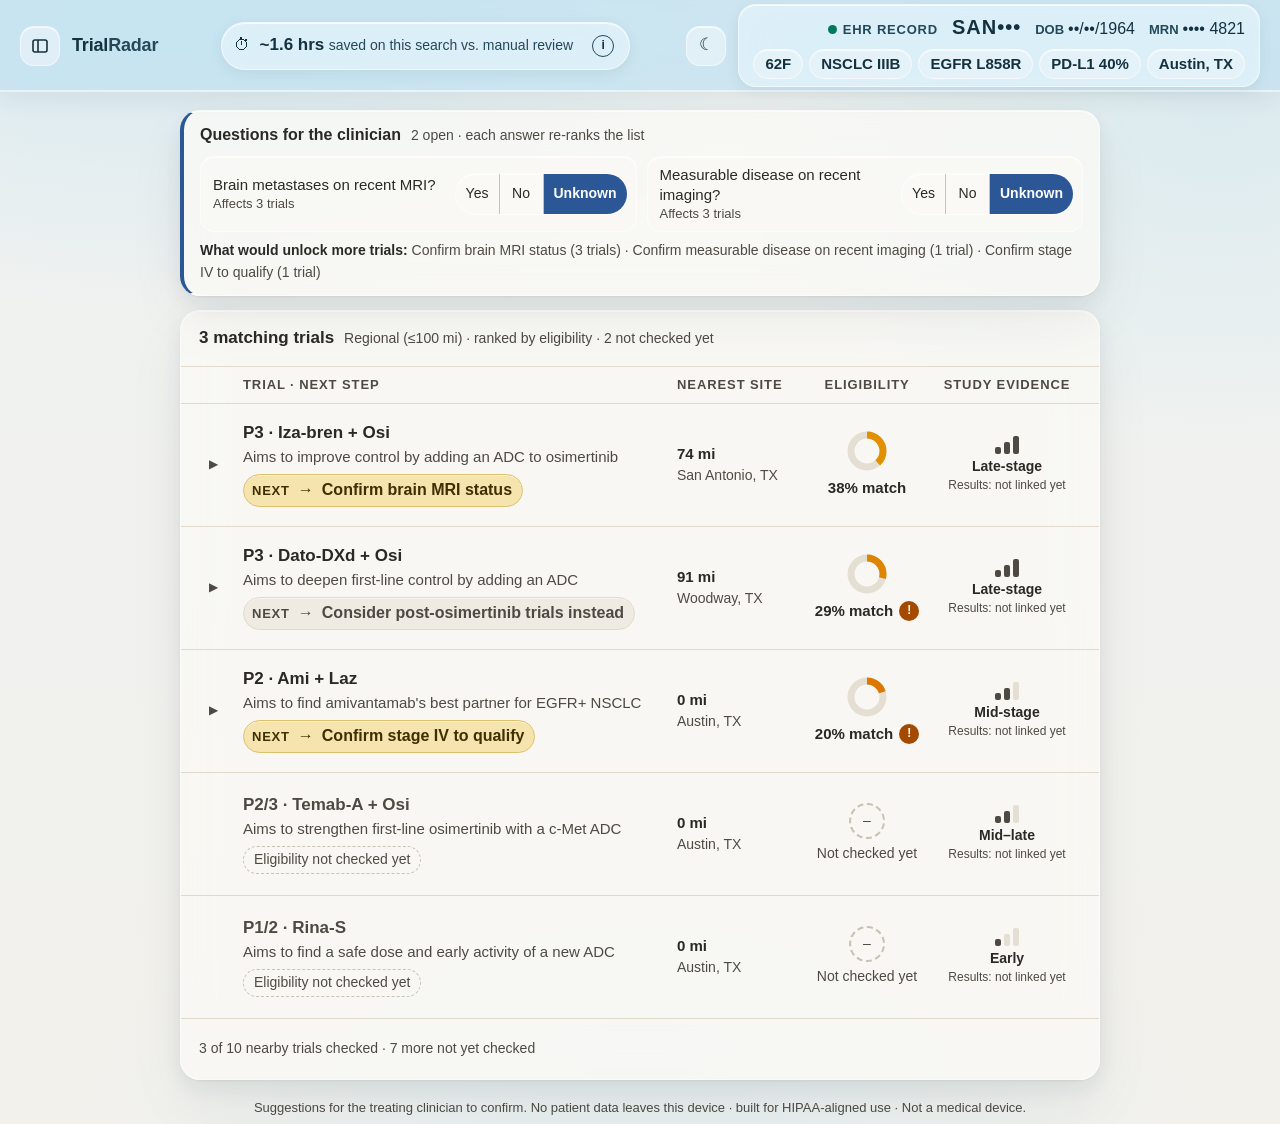
<file: wireframe-v4.1.html>
<!DOCTYPE html>
<html lang="en" data-theme="light">
<head>
<meta charset="utf-8">
<meta name="viewport" content="width=device-width, initial-scale=1">
<title>TrialRadar · Wireframe v4.1</title>
<script>
  /* Apply saved theme before first paint (no flash). Default = light low-glare. */
  try { const t = localStorage.getItem("trialradar-theme"); if (t === "dark" || t === "light") document.documentElement.dataset.theme = t; } catch (e) {}
</script>
<style>
  /* ===================================================================
     THEME TOKENS
     Light = warm, low-glare off-white (no pure white page, no pure black text).
     Dark  = warm charcoal (no pure black page, no pure white text).
     Eligibility palette is Okabe-Ito based (colorblind-friendlier) and is
     always paired with % text and a shape cue.
     =================================================================== */
  :root, [data-theme="light"]{
    --bg:#f4f1ea; --surface:#faf8f3; --surface-2:#efebe2; --line:#e0d9cc; --line-2:#c9c1b2;
    --ink:#2b2925; --ink-2:#4e4a43; --ink-3:#625d55;
    --accent:#2b5797; --accent-ink:#ffffff; --accent-soft:#e2e9f3; --accent-text:#2b5797;
    --flag-bg:#a34a00; --flag-ink:#ffffff; --warn-soft:#f7e9d8; --warn-line:#e3c39f;
    --ok:#00795a; --ok-ink:#ffffff;
    --chip:#e7e1d6; --track:#e4ded3; --tip-bg:#2b2925; --tip-ink:#f4f1ea;
    --elig-low:#d55e00; --elig-mid:#e69f00; --elig-high:#009e73;
    --focus:#2b5797; --shadow:0 10px 30px rgba(43,41,37,.14);
    /* Iceberg blue top bar */
    --bar:#c4e2f0; --bar-ink:#14313f; --bar-ink-2:#24485a; --bar-line:#a5cfe3; --bar-chip:#e4f2f8; --bar-tile:#dbeef6; --bar-focus:#14313f;
    --next-bg:#f5e4ad; --next-ink:#3f2e00; --next-line:#dcc06a; --mark-bg:#f3dfa2;
    color-scheme: light;
  }
  [data-theme="dark"]{
    --bg:#1d1c1a; --surface:#252421; --surface-2:#2d2b28; --line:#3a3834; --line-2:#4d4a44;
    --ink:#e8e4dc; --ink-2:#c9c3b8; --ink-3:#aaa398;
    --accent:#8fb3ec; --accent-ink:#1d1c1a; --accent-soft:#2b3547; --accent-text:#9dbdf0;
    --flag-bg:#eba25e; --flag-ink:#1d1c1a; --warn-soft:#3a2d20; --warn-line:#6a4c2c;
    --ok:#4cc9a4; --ok-ink:#1d1c1a;
    --chip:#35332f; --track:#3b3934; --tip-bg:#e8e4dc; --tip-ink:#1d1c1a;
    --elig-low:#e8783a; --elig-mid:#e9ae2f; --elig-high:#2bb38c;
    --focus:#9dbdf0; --shadow:0 10px 30px rgba(0,0,0,.45);
    --bar:#1f3d4d; --bar-ink:#e3f2f9; --bar-ink-2:#c3dce8; --bar-line:#2f5568; --bar-chip:#2b4f61; --bar-tile:#264858; --bar-focus:#cfe8f3;
    --next-bg:#4a3a10; --next-ink:#f5dc96; --next-line:#6e5822; --mark-bg:#5b4a1d;
    color-scheme: dark;
  }
  :root{ --rail-w:256px; --top-h:92px; --col-w:920px; --radius:12px;
         font-family: -apple-system, BlinkMacSystemFont, "Segoe UI", Inter, Roboto, Helvetica, Arial, sans-serif; }

  *{box-sizing:border-box}
  html{font-size:16px}
  html,body{margin:0;background:var(--bg);color:var(--ink);line-height:1.55}
  body{font-size:1rem}
  button{font:inherit;color:inherit;cursor:pointer}
  input,select{font:inherit;color:var(--ink)}
  a{color:var(--accent-text)}

  /* Calm motion: only short color/opacity/transform transitions. */
  .t{transition:background-color .15s ease, color .15s ease, border-color .15s ease}
  @media (prefers-reduced-motion: reduce){
    *,*::before,*::after{transition:none !important;animation:none !important;scroll-behavior:auto !important}
  }

  /* Visible focus everywhere (keyboard). */
  :focus{outline:none}
  :focus-visible{outline:3px solid var(--focus);outline-offset:2px;border-radius:8px}

  /* ===================== TOP BAR (fixed) ===================== */
  .top{position:fixed;inset:0 0 auto 0;height:var(--top-h);z-index:40;display:flex;align-items:center;gap:12px;
       padding:0 20px;background:var(--bar);color:var(--bar-ink);border-bottom:1px solid var(--bar-line)}
  .top :focus-visible{outline-color:var(--bar-focus)}
  .top .icon-btn{background:var(--bar-tile);border-color:var(--bar-line);color:var(--bar-ink)}
  .top .icon-btn:hover{background:var(--bar-chip)}
  .top .icon-btn[aria-expanded="true"]{background:var(--bar-ink);border-color:var(--bar-ink);color:var(--bar)}
  .icon-btn{width:40px;height:40px;border-radius:10px;border:1px solid var(--line);background:var(--surface);
            display:grid;place-items:center;flex:none;font-size:17px;color:var(--ink-2)}
  .icon-btn:hover{background:var(--surface-2)}
  .icon-btn[aria-expanded="true"]{background:var(--accent-soft);border-color:var(--accent);color:var(--accent-text)}
  .wm{font-weight:700;font-size:1.125rem;letter-spacing:-.01em;white-space:nowrap;margin-right:6px}
  .wm span{color:var(--bar-ink-2)}
  .sp{flex:1}

  .saved{display:flex;align-items:center;gap:10px;padding:4px 6px 4px 12px;border:1px solid var(--line);
         border-radius:999px;background:var(--bar-tile);border-color:var(--bar-line);white-space:nowrap;height:48px;color:var(--bar-ink)}
  .saved .big{font-weight:700;font-size:1.0625rem;font-variant-numeric:tabular-nums}
  .saved .lbl{color:var(--bar-ink-2);font-size:.875rem}
  .info{position:relative;width:40px;height:40px;border-radius:50%;border:0;background:transparent;display:grid;place-items:center;padding:0}
  .info .ring{width:22px;height:22px;border-radius:50%;border:1.5px solid var(--bar-ink-2);font-size:12px;font-weight:700;color:var(--bar-ink);display:grid;place-items:center}
  .pop{display:none;position:absolute;top:44px;left:50%;transform:translateX(-50%);width:420px;z-index:60;
       background:var(--surface);border:1px solid var(--line-2);border-radius:12px;padding:14px 16px;
       box-shadow:var(--shadow);text-align:left;font-weight:400;color:var(--ink);white-space:normal;cursor:default;font-size:.875rem;line-height:1.5}
  .info:hover .pop,.info:focus-visible .pop,.info.open .pop{display:block}
  .pop h4{margin:0 0 6px;font-size:.9375rem}
  .pop code{display:block;background:var(--surface-2);color:var(--ink);border-radius:8px;padding:10px;font-size:.8125rem;line-height:1.55;margin:6px 0;white-space:pre-wrap}
  .pop .ph{color:var(--ink);font-weight:700}
  .pop small{color:var(--ink-2);display:block;margin-top:8px;font-size:.8125rem}

  .badge{display:flex;flex-direction:column;gap:6px;align-items:flex-end;padding:7px 14px;border:1px solid var(--bar-line);
         border-radius:var(--radius);background:var(--bar-tile);flex:none;color:var(--bar-ink)}
  .badge .id{display:flex;gap:14px;align-items:baseline;font-size:1rem;color:var(--bar-ink);font-variant-numeric:tabular-nums;white-space:nowrap}
  .badge .id b{font-size:1.25rem;letter-spacing:.05em;font-weight:750}
  .badge .id .k{font-size:.8125rem;color:var(--bar-ink-2);margin-right:4px;font-weight:600}
  .badge .src{display:inline-flex;align-items:center;gap:6px;font-size:.8125rem;text-transform:uppercase;letter-spacing:.06em;color:var(--bar-ink-2);font-weight:700}
  .badge .src i{width:9px;height:9px;border-radius:50%;background:var(--ok);display:inline-block}
  .chips{display:flex;gap:6px;flex-wrap:nowrap;justify-content:flex-end}
  .chip{font-size:.9375rem;font-weight:600;padding:2px 11px;border-radius:999px;background:var(--bar-chip);color:var(--bar-ink);white-space:nowrap;border:1px solid var(--bar-line)}

  /* ===================== RAIL (fixed drawer in the left gutter; never moves the column) ===================== */
  .rail{position:fixed;top:var(--top-h);bottom:0;left:0;width:var(--rail-w);z-index:30;overflow:auto;
        background:var(--surface);border-right:1px solid var(--line);transform:translateX(-100%);visibility:hidden;
        transition:transform .18s ease, visibility 0s linear .18s}
  .rail.open{transform:none;visibility:visible;transition:transform .18s ease}
  @media (max-width: 1439px){ .rail.open{box-shadow:var(--shadow)} }
  .rail-in{padding:18px 16px 28px;display:flex;flex-direction:column;gap:22px}
  .rail h3{margin:0 0 8px;font-size:.8125rem;text-transform:uppercase;letter-spacing:.07em;color:var(--ink-2);font-weight:700}
  .seg{display:inline-flex;border:1px solid var(--line-2);border-radius:10px;overflow:hidden;background:var(--surface)}
  .seg button{border:0;background:transparent;min-height:40px;min-width:44px;padding:0 12px;font-size:.9375rem;border-right:1px solid var(--line-2)}
  .seg button:last-child{border-right:0}
  .seg button:hover{background:var(--surface-2)}
  .seg button small{font-size:.75rem;opacity:.9}
  #dist-seg button{line-height:1.2;padding:4px 10px}
  .seg button.on{background:var(--accent);color:var(--accent-ink);font-weight:600}
  .seg button:focus-visible{outline-offset:-3px;border-radius:0}
  .row-ctl{display:flex;align-items:center;justify-content:space-between;gap:10px;min-height:44px;font-size:.9375rem}
  .cbs{display:flex;gap:2px}
  .cbs label{display:flex;gap:6px;align-items:center;min-height:40px;min-width:40px;padding:0 6px;border-radius:8px;cursor:pointer}
  .cbs label:hover{background:var(--surface-2)}
  .cbs input{width:18px;height:18px;accent-color:var(--accent);margin:0}
  .tg{width:48px;height:40px;border:0;background:transparent;position:relative;padding:0;flex:none}
  .tg::before{content:"";position:absolute;left:4px;top:10px;width:40px;height:22px;border-radius:999px;background:var(--line-2)}
  .tg::after{content:"";position:absolute;top:13px;left:7px;width:16px;height:16px;border-radius:50%;background:var(--surface);transition:left .15s}
  .tg.on::before{background:var(--accent)}
  .tg.on::after{left:25px}
  .fld{display:flex;flex-direction:column;gap:3px;margin-bottom:10px}
  .fld label{font-size:.8125rem;color:var(--ink-2)}
  .fld input,.fld select{border:1px solid var(--line-2);border-radius:8px;padding:0 10px;height:40px;background:var(--bg);width:100%}
  .fld input:focus-visible,.fld select:focus-visible{outline:3px solid var(--focus);outline-offset:0;border-color:var(--accent)}
  .grid2{display:grid;grid-template-columns:1fr 1fr;gap:0 10px}
  .muted{color:var(--ink-2);font-size:.8125rem;line-height:1.5}

  /* ===================== MAIN COLUMN (fixed width, centered, stable) ===================== */
  .main{padding:calc(var(--top-h)) 20px 0}
  .col{width:100%;max-width:var(--col-w);margin:0 auto;display:flex;flex-direction:column}
  /* Questions are pinned under the top bar so they're always in the same spot. */
  .qwrap{position:sticky;top:var(--top-h);z-index:20;background:var(--bg);padding:18px 0 14px}
  .qcard{background:var(--surface);border:1px solid var(--line);border-left:4px solid var(--accent);border-radius:var(--radius);
         padding:12px 16px;display:flex;flex-direction:column;gap:8px}
  .qhead{display:flex;align-items:baseline;gap:10px}
  .qhead b{font-size:1rem}
  .qhead span{font-size:.875rem;color:var(--ink-2)}
  .qs{display:grid;grid-template-columns:1fr 1fr;gap:10px}
  .q{display:flex;align-items:center;justify-content:space-between;gap:10px;padding:8px 8px 8px 12px;border-radius:10px;background:var(--bg);border:1px solid var(--line);min-height:64px}
  .q p{margin:0;font-size:.9375rem;line-height:1.35;min-width:0;flex:1}
  .q .seg{flex:none}
  .q p small{display:block;color:var(--ink-2);font-size:.8125rem}
  .q .seg button{font-size:.875rem;padding:0 10px}

  .list{background:var(--surface);border:1px solid var(--line);border-radius:var(--radius)}
  .list-top{display:flex;align-items:baseline;gap:10px;padding:14px 18px;border-bottom:1px solid var(--line)}
  .list-top b{font-size:1.0625rem}
  .list-top span{color:var(--ink-2);font-size:.875rem}
    .cols,.trow{display:grid;grid-template-columns:32px minmax(0,1fr) 180px 140px;align-items:center;gap:14px}
  .cols{padding:8px 18px;font-size:.8125rem;text-transform:uppercase;letter-spacing:.07em;color:var(--ink-2);font-weight:600;border-bottom:1px solid var(--line)}
  .cols .r{text-align:center}
  .trial{border-bottom:1px solid var(--line)}
  .trial:last-child{border-bottom:0}
  /* Fixed row height keeps rows (and the #1 trial) in the same place across re-ranks. */
  .trow{min-height:122px;padding:12px 18px;width:100%;border:0;background:transparent;text-align:left}
  .trow:hover{background:var(--surface-2)}
  .trow:focus-visible{outline-offset:-3px;border-radius:0}
  .trial.open .trow{background:var(--surface-2)}
  .chev{width:28px;height:28px;display:grid;place-items:center;color:var(--ink-2);transition:transform .15s ease;font-size:12px}
  .trial.open .chev{transform:rotate(90deg);color:var(--ink)}
  .tname{font-weight:650;font-size:1.0625rem;line-height:1.35}
  .tsum{color:var(--ink-2);font-size:.9375rem;white-space:nowrap;overflow:hidden;text-overflow:ellipsis}
  .next{margin-top:6px;font-size:1rem;font-weight:600;display:inline-flex;gap:8px;align-items:center;max-width:100%;
        background:var(--next-bg);color:var(--next-ink);border:1px solid var(--next-line);border-radius:8px;padding:3px 10px 3px 8px;white-space:nowrap;overflow:hidden}
  .next b{font-weight:800;font-size:.8125rem;text-transform:uppercase;letter-spacing:.06em;flex:none}
  .next .arr{flex:none;font-weight:800}
  .next span{overflow:hidden;text-overflow:ellipsis}
  .next.skip{background:var(--surface-2);color:var(--ink-2);border-color:var(--line)}
  .dist{font-size:.9375rem}
  .dist b{font-variant-numeric:tabular-nums}
  .dist div{color:var(--ink-2);font-size:.875rem}
  .elig{display:flex;flex-direction:column;align-items:center;gap:4px}
  .elig .pct{white-space:nowrap;font-size:.9375rem;font-weight:650;font-variant-numeric:tabular-nums;display:flex;align-items:center;gap:6px}
  .cue{width:20px;height:20px;border-radius:50%;display:inline-grid;place-items:center;font-size:12px;font-weight:800;position:relative;flex:none}
  .cue.flag{background:var(--flag-bg);color:var(--flag-ink);cursor:help}
  .cue.ok{background:var(--ok);color:var(--ok-ink)}
  .cue .tip{display:none;position:absolute;right:-10px;top:26px;width:270px;z-index:30;background:var(--tip-bg);color:var(--tip-ink);
            font-weight:400;font-size:.875rem;line-height:1.45;padding:9px 11px;border-radius:9px;text-align:left}
  .cue.flag:hover .tip{display:block}
  .changed .pct{background:var(--accent-soft);border-radius:6px;padding:0 6px;transition:background-color .6s ease}

  .skeleton .trow{cursor:default;color:var(--ink-2)}
  .skeleton .bar{height:12px;border-radius:6px;background:var(--track);margin:6px 0}

  /* ===================== EXPANDED DETAIL ===================== */
  .detail{display:none;padding:4px 18px 20px 64px;background:var(--surface-2)}
  .trial.open .detail{display:block}
  .full-title{font-size:.9375rem;color:var(--ink);margin:0 0 6px;max-width:760px}
  .meta{display:flex;gap:16px;flex-wrap:wrap;align-items:center;font-size:.875rem;color:var(--ink-2);margin-bottom:12px}
  .meta a{display:inline-flex;align-items:center;min-height:40px;padding:0 4px;text-decoration:none;font-weight:600}
  .meta a:hover{text-decoration:underline}
  .notable{display:flex;gap:10px;align-items:flex-start;background:var(--warn-soft);border:1px solid var(--warn-line);border-radius:10px;
           padding:10px 12px;font-size:.9375rem;margin-bottom:12px;max-width:760px;color:var(--ink)}
  .notable .cue{margin-top:2px}
  .groups{display:grid;grid-template-columns:repeat(auto-fit,minmax(240px,1fr));gap:10px;margin-bottom:14px}
  details.grp{background:var(--surface);border:1px solid var(--line);border-radius:10px}
  details.grp summary{list-style:none;cursor:pointer;min-height:44px;padding:0 12px;font-size:.9375rem;font-weight:650;display:flex;align-items:center;gap:8px;border-radius:10px}
  details.grp summary::-webkit-details-marker{display:none}
  details.grp summary:hover{background:var(--bg)}
  details.grp summary .ct{margin-left:auto;font-variant-numeric:tabular-nums;color:var(--ink-2);font-weight:500}
  details.grp summary .car{color:var(--ink-2);transition:transform .15s ease;font-size:11px}
  details.grp[open] summary .car{transform:rotate(90deg)}
  .gicon{width:18px;height:18px;border-radius:50%;display:grid;place-items:center;font-size:11px;font-weight:800;flex:none}
  .grp ul{margin:0;padding:0 12px 12px 30px;font-size:.875rem;color:var(--ink-2)}
  .grp li{margin:4px 0}
  .grp li .ql{color:var(--accent-text);font-size:.8125rem;font-weight:600}
  .actions{display:flex;gap:8px;flex-wrap:wrap}
  .btn{border:1px solid var(--line-2);background:var(--surface);border-radius:10px;min-height:40px;padding:0 14px;font-size:.9375rem}
  .btn:hover{background:var(--bg)}
  .btn.pri{background:var(--accent);border-color:var(--accent);color:var(--accent-ink);font-weight:600}
  .btn.pri:hover{filter:brightness(1.06)}

  .list-foot{display:flex;align-items:center;justify-content:space-between;gap:12px;padding:10px 18px;border-top:1px solid var(--line);
             font-size:.875rem;color:var(--ink-2);min-height:60px}
  .empty{padding:28px 18px;color:var(--ink-2);text-align:center;font-size:.9375rem}
  .foot{max-width:var(--col-w);margin:0 auto;padding:18px 0 28px;color:var(--ink-2);font-size:.8125rem;text-align:center}

  /* ===================== MODAL ===================== */
  .modal-bg{position:fixed;inset:0;background:rgba(20,19,17,.45);display:none;align-items:center;justify-content:center;z-index:100}
  .modal-bg.show{display:flex}
  .modal{background:var(--surface);color:var(--ink);border-radius:14px;width:min(640px,92vw);max-height:80vh;overflow:auto;padding:20px 22px;box-shadow:var(--shadow);border:1px solid var(--line)}
  .modal h3{margin:0 0 10px;font-size:1.125rem}
  .modal pre{white-space:pre-wrap;font:inherit;font-size:.9375rem;background:var(--bg);border:1px solid var(--line);border-radius:10px;padding:12px;margin:0 0 12px}
  .cmp{width:100%;border-collapse:collapse;font-size:.9375rem;margin-bottom:12px}
  .cmp th,.cmp td{border-bottom:1px solid var(--line);padding:8px;text-align:left;vertical-align:top}
  .cmp th{color:var(--ink-2);font-weight:500;width:28%}
  .wf-note{font-size:.8125rem;color:var(--ink-2);margin-top:-4px;margin-bottom:10px}
  .modal-foot{text-align:right}

  /* ===================== v4 ADDITIONS ===================== */
  /* Wide grid: trial | nearest site | eligibility | study evidence */
  .cols,.trow{grid-template-columns:32px minmax(0,1fr) 132px 112px 120px;gap:12px}
  .right{display:contents}
  .next{white-space:normal}
  .dist-inline{display:none}
  .cols .r{text-align:center}

  /* Study evidence (phase-based tier; shape = bar count, not color) */
  .sev{display:flex;flex-direction:column;align-items:center;gap:3px;font-size:.8125rem;color:var(--ink-2);text-align:center;line-height:1.3}
  .sev .lvl{font-weight:650;color:var(--ink);font-size:.875rem}
  .bars{display:inline-flex;gap:3px;align-items:flex-end;height:18px}
  .bars i{width:6px;border-radius:2px;background:var(--track);display:block}
  .bars i:nth-child(1){height:7px}.bars i:nth-child(2){height:12px}.bars i:nth-child(3){height:18px}
  .bars i.on{background:var(--ink-2)}

  /* Not checked yet: calm, neutral, no donut */
  .trial.pending .trow{cursor:default}
  .trial.pending .trow:hover{background:transparent}
  .trial.pending .tname{color:var(--ink-2);font-weight:600}
  .nc{display:flex;flex-direction:column;align-items:center;gap:4px;font-size:.875rem;color:var(--ink-2);text-align:center}
  .nc .ring{width:36px;height:36px;border-radius:50%;border:2px dashed var(--line-2);display:grid;place-items:center;font-size:14px;color:var(--ink-2)}
  .pend-note{margin-top:6px;font-size:.875rem;color:var(--ink-2);display:inline-flex;gap:6px;align-items:center;border:1px dashed var(--line-2);border-radius:8px;padding:2px 10px}
  .nc-tag{font-size:.75rem;font-weight:700;letter-spacing:.06em;text-transform:uppercase;color:var(--ink-2);border:1px solid var(--line-2);border-radius:999px;padding:0 8px;margin-left:8px;vertical-align:2px}

  /* Per-rule evidence quotes */
  .ev{font-size:.8125rem;color:var(--ink-2);margin-top:2px}
  mark{background:var(--mark-bg);color:var(--ink);border-radius:4px;padding:0 4px}

  /* Preview tag (UI exists, backend doesn't yet) */
  .preview{display:inline-block;font-size:.6875rem;font-weight:700;letter-spacing:.06em;text-transform:uppercase;
           color:var(--ink-2);border:1px dashed var(--line-2);border-radius:999px;padding:0 7px;margin-left:6px;vertical-align:1px}
  .is-preview{opacity:1}
  .is-preview .tg::before{background:var(--track)}

  /* Biomarker chip editor */
  .bio-ed{display:flex;flex-wrap:wrap;gap:6px;border:1px solid var(--line-2);border-radius:8px;padding:6px;background:var(--bg)}
  .bchip{display:inline-flex;align-items:center;border-radius:999px;background:var(--chip);font-size:.875rem;color:var(--ink)}
  .bchip button{border:0;background:transparent;min-height:40px;padding:0 4px 0 10px;border-radius:999px}
  .bchip button.x{padding:0 10px 0 4px;font-size:1rem;color:var(--ink-2);min-width:40px}
  .bchip input{border:0;background:var(--surface);height:40px;border-radius:999px;padding:0 10px;width:130px}
  .bio-ed .add{flex:1;min-width:90px;border:0;background:transparent;height:40px;padding:0 6px}

  .photo-box{border:1px dashed var(--line-2);border-radius:10px;padding:10px;font-size:.875rem;color:var(--ink-2);margin-top:8px}
  .photo-box input{margin-top:6px;font-size:.8125rem;max-width:100%}

  .unlock{font-size:.875rem;color:var(--ink-2)}
  .unlock b{color:var(--ink)}
  .toast{position:fixed;left:50%;bottom:24px;transform:translateX(-50%);background:var(--tip-bg);color:var(--tip-ink);
         padding:10px 16px;border-radius:10px;font-size:.9375rem;z-index:120;box-shadow:var(--shadow);display:none;max-width:90vw}
  .toast.show{display:block}
  .scrim{position:fixed;inset:var(--top-h) 0 0 0;background:rgba(20,19,17,.28);z-index:25;display:none}
  .modal .mbtns{display:flex;gap:8px;justify-content:flex-end;flex-wrap:wrap;align-items:center}
  .modal .mbtns .muted{margin-right:auto}

  /* ===================== NARROW (half-screen demo, ~700px) ===================== */
  @media (max-width: 900px){
    :root{--top-h:138px}
    .top{flex-wrap:wrap;align-content:center;row-gap:8px;column-gap:10px;padding:8px 14px}
    .top .sp{display:none}
    .top .saved{margin-left:auto;height:44px}
    .saved .lbl-long{display:none}
    .badge{order:9;width:100%;flex-direction:row;align-items:center;justify-content:space-between;gap:10px;flex-wrap:wrap}
    .badge .id{gap:10px}
    .chips{flex-wrap:wrap}
    .main{padding-left:12px;padding-right:12px}
    .qwrap{padding:12px 0 10px}
    .qs{grid-template-columns:1fr;gap:6px}
    .q{min-height:52px;padding:6px 6px 6px 10px}
    .q p small{display:inline;margin-left:6px}
    .cols,.trow{grid-template-columns:24px minmax(0,1fr) 108px;gap:10px}
    .cols .c-site,.cols .c-sev{display:none}
    .cols .c-elig::after{content:" · evidence"}
    .trow{padding:12px 12px;min-height:0}
    .trow > .dist{display:none}
    .dist-inline{display:block;font-size:.875rem;color:var(--ink-2)}
    .right{display:flex;flex-direction:column;align-items:center;gap:6px}
    .sev{flex-direction:row;gap:6px}
    .sev .sub{display:none}
    .sev .lvl{font-size:.8125rem;font-weight:600}
    .detail{padding:4px 12px 16px 12px}
    .list-top{flex-wrap:wrap;padding:12px}
    .list-foot{padding:10px 12px}
    .rail{box-shadow:var(--shadow)}
    .rail.open ~ .scrim{display:block}
  }

  /* ===================== v4.1 LIQUID GLASS ===================== */
  :root, [data-theme="light"]{
    --page-grad: radial-gradient(1200px 700px at 12% -10%, #cfe6f1 0%, rgba(207,230,241,0) 60%),
                 radial-gradient(900px 600px at 95% 10%, #dcebef 0%, rgba(220,235,239,0) 55%),
                 radial-gradient(1000px 800px at 50% 110%, #e3edf0 0%, rgba(227,237,240,0) 60%),
                 linear-gradient(180deg, #eef2f1 0%, #f3f1ec 100%);
    --glass-card: rgba(250,249,246,.80); --glass-bar: rgba(196,226,240,.78); --glass-pill: rgba(232,243,248,.72);
    --glass-inner: rgba(250,249,246,.62);
    --spec: rgba(255,255,255,.75); --edge: rgba(255,255,255,.55);
    --glass-shadow: 0 1px 2px rgba(30,50,60,.06), 0 8px 24px rgba(30,50,60,.08), 0 24px 60px rgba(30,50,60,.06);
  }
  [data-theme="dark"]{
    --page-grad: radial-gradient(1200px 700px at 12% -10%, #17394a 0%, rgba(23,57,74,0) 60%),
                 radial-gradient(900px 600px at 95% 10%, #13303d 0%, rgba(19,48,61,0) 55%),
                 linear-gradient(180deg, #111b20 0%, #161a1c 100%);
    --glass-card: rgba(32,38,41,.78); --glass-bar: rgba(28,58,73,.78); --glass-pill: rgba(43,79,97,.70);
    --glass-inner: rgba(40,46,49,.62);
    --spec: rgba(255,255,255,.10); --edge: rgba(255,255,255,.08);
    --glass-shadow: 0 1px 2px rgba(0,0,0,.3), 0 10px 30px rgba(0,0,0,.35), 0 30px 70px rgba(0,0,0,.25);
  }
  html, body{background:var(--bg)}
  body{background:var(--page-grad);min-height:100vh}
  .glass, .top, .qcard, .list, .rail, .modal, .saved, .badge, .chip, .toast-g{
    -webkit-backdrop-filter:blur(22px) saturate(170%); backdrop-filter:blur(22px) saturate(170%);
  }
  .top{background:var(--glass-bar);border-bottom:1px solid var(--edge);box-shadow:inset 0 -1px 0 var(--edge), 0 6px 24px rgba(30,50,60,.08)}
  .qwrap{background:transparent}
  .qcard,.list{background:var(--glass-card);border:1px solid var(--edge);border-radius:20px;
               box-shadow:inset 0 1px 0 var(--spec), var(--glass-shadow)}
  .qcard{border-left:4px solid var(--accent)}
  .list{overflow:hidden}
  .q{background:var(--glass-inner);border:1px solid var(--edge);border-radius:14px;box-shadow:inset 0 1px 0 var(--spec)}
  .saved{background:var(--glass-pill);border:1px solid var(--edge);box-shadow:inset 0 1px 0 var(--spec), 0 4px 14px rgba(30,50,60,.08)}
  .badge{background:var(--glass-pill);border:1px solid var(--edge);border-radius:18px;box-shadow:inset 0 1px 0 var(--spec), 0 4px 14px rgba(30,50,60,.08)}
  .chip{background:var(--glass-pill);border:1px solid var(--edge);box-shadow:inset 0 1px 0 var(--spec)}
  .top .icon-btn{background:var(--glass-pill);border-color:var(--edge);border-radius:14px;box-shadow:inset 0 1px 0 var(--spec)}
  .rail{background:var(--glass-card);border-right:1px solid var(--edge);box-shadow:inset -1px 0 0 var(--spec), var(--glass-shadow)}
  .modal{background:var(--glass-card);border:1px solid var(--edge);border-radius:22px;box-shadow:inset 0 1px 0 var(--spec), var(--glass-shadow)}
  .seg{border-radius:999px;border-color:var(--edge);background:var(--glass-inner);box-shadow:inset 0 1px 0 var(--spec)}
  .btn{border-radius:999px;background:var(--glass-inner);border-color:var(--line-2);box-shadow:inset 0 1px 0 var(--spec)}
  .btn.pri{background:var(--accent)}
  .next{border-radius:999px;box-shadow:inset 0 1px 0 rgba(255,255,255,.45)}
  [data-theme="dark"] .next{box-shadow:inset 0 1px 0 rgba(255,255,255,.08)}
  .pend-note{border-radius:999px}
  .trow:hover,.trial.open .trow,.detail{background:rgba(239,235,226,.55)}
  [data-theme="dark"] .trow:hover,[data-theme="dark"] .trial.open .trow,[data-theme="dark"] .detail{background:rgba(48,46,43,.55)}
  details.grp{background:var(--glass-inner);border-color:var(--edge);border-radius:14px}
  .trial.pending .trow:hover{background:transparent}

  /* Results line: no wrap at full width */
  .cols,.trow{grid-template-columns:32px minmax(0,1fr) 124px 108px 148px}
  .sev .sub{white-space:nowrap;font-size:.75rem}
  @media (max-width: 900px){ .cols,.trow{grid-template-columns:24px minmax(0,1fr) 108px} }

  /* Solid fallbacks */
  @supports not ((backdrop-filter: blur(1px)) or (-webkit-backdrop-filter: blur(1px))){
    :root, [data-theme="light"]{--glass-card:#faf8f3; --glass-bar:#c4e2f0; --glass-pill:#dbeef6; --glass-inner:#f4f1ea}
    [data-theme="dark"]{--glass-card:#252421; --glass-bar:#1f3d4d; --glass-pill:#264858; --glass-inner:#2d2b28}
  }
  @media (prefers-reduced-transparency: reduce){
    :root, [data-theme="light"]{--glass-card:#faf8f3; --glass-bar:#c4e2f0; --glass-pill:#dbeef6; --glass-inner:#f4f1ea}
    [data-theme="dark"]{--glass-card:#252421; --glass-bar:#1f3d4d; --glass-pill:#264858; --glass-inner:#2d2b28}
    .glass, .top, .qcard, .list, .rail, .modal, .saved, .badge, .chip{-webkit-backdrop-filter:none;backdrop-filter:none}
  }
</style>
</head>
<body>

<!-- ======================= TOP BAR / PATIENT BAR (iceberg blue) ======================= -->
<header class="top">
  <button class="icon-btn t" id="rail-toggle" aria-expanded="false" aria-controls="rail" aria-label="Filters and patient details" title="Filters & patient details">
    <svg width="18" height="18" viewBox="0 0 18 18" fill="none" stroke="currentColor" stroke-width="1.6" aria-hidden="true"><rect x="2" y="3" width="14" height="12" rx="2"/><line x1="7" y1="3" x2="7" y2="15"/></svg>
  </button>
  <div class="wm">Trial<span>Radar</span></div>

  <div class="sp"></div>

  <!-- Manual time saved (per case) -->
  <div class="saved" id="saved" aria-live="polite">
    <span aria-hidden="true">⏱</span>
    <div><span class="big" id="saved-hrs">~0.0 hrs</span> <span class="lbl">saved<span class="lbl-long"> on this search vs. manual review</span></span></div>
    <button class="info" id="saved-info" aria-label="How time saved is estimated"><span class="ring" aria-hidden="true">i</span>
      <div class="pop" role="tooltip">
        <h4>How "time saved" is estimated</h4>
        <code id="formula-text"></code>
        <div id="formula-live"></div>
        <small><span class="ph">Placeholder assumptions.</span> These minute values are not research findings; replace them with a sourced benchmark before any external claim.</small>
      </div>
    </button>
  </div>

  <div class="sp"></div>

  <button class="icon-btn t" id="theme-btn" aria-label="Switch to dark mode" aria-pressed="false" title="Toggle dark mode"><span id="theme-ico" aria-hidden="true">☾</span></button>

  <!-- Masked patient badge (synthetic demo values) -->
  <div class="badge" aria-label="Current patient, identifiers masked">
    <div class="id">
      <span class="src"><i></i>EHR record</span>
      <b>SAN•••</b>
      <span><span class="k">DOB</span>••/••/1964</span>
      <span><span class="k">MRN</span>•••• 4821</span>
    </div>
    <div class="chips" id="patient-chips"></div>
  </div>
</header>

<!-- ======================= COLLAPSIBLE RAIL (overlay) ======================= -->
<aside class="rail" id="rail" aria-label="Filters and patient details" inert>
  <div class="rail-in">
    <section>
      <h3>Patient source</h3>
      <div class="seg" id="src-seg">
        <button data-src="typed" class="on">Typed</button><button data-src="photo">Photo of report (beta)</button>
      </div>
      <div class="photo-box" id="photo-box" hidden>
        A photo or PDF is read on this device, then fills the fields below for you to check.
        <input type="file" id="photo-file" accept=".pdf,.png,.jpg,.jpeg,.webp,.tif,.txt" aria-label="Choose report photo or PDF">
      </div>
    </section>
    <section>
      <h3>Travel distance</h3>
      <div class="seg" id="dist-seg">
        <button data-d="25" data-tier="Local">Local<br><small>≤25 mi</small></button><button data-d="100" data-tier="Regional" class="on">Regional<br><small>≤100 mi</small></button><button id="nationwide" data-preview="Nationwide search" aria-label="Nationwide (preview, not available yet)">Nationwide<br><span class="preview" style="margin:0">Preview</span></button>
      </div>
    </section>
    <section>
      <h3>Trial filters</h3>
      <div class="row-ctl"><span>Phase</span>
        <div class="cbs">
          <label><input type="checkbox" class="ph" value="1" checked> 1</label>
          <label><input type="checkbox" class="ph" value="2" checked> 2</label>
          <label><input type="checkbox" class="ph" value="3" checked> 3</label>
        </div>
      </div>
      <div class="row-ctl"><span>Recruiting only</span><button class="tg on" id="recruiting" aria-pressed="true" aria-label="Recruiting only"></button></div>
      <div class="row-ctl"><span>What if: new scan within 14 days</span><button class="tg" id="whatif" aria-pressed="false" aria-label="What if new scan within 14 days"></button></div>
    </section>
    <section>
      <h3>Patient details</h3>
      <div class="grid2">
        <div class="fld"><label for="f-age">Age</label><input id="f-age" value="62"></div>
        <div class="fld"><label for="f-sex">Sex</label><select id="f-sex"><option>F</option><option>M</option></select></div>
      </div>
      <div class="fld"><label for="f-dx">Diagnosis</label><input id="f-dx" value="NSCLC"></div>
      <div class="grid2">
        <div class="fld"><label for="f-stage">Stage</label><input id="f-stage" value="IIIB"></div>
        <div class="fld"><label for="f-ecog">ECOG</label><input id="f-ecog" value="1"></div>
      </div>
      <div class="fld"><label id="bio-lbl">Biomarkers <span class="muted">(click a chip to edit)</span></label>
        <div class="bio-ed" id="bio-ed" role="group" aria-labelledby="bio-lbl"></div></div>
      <div class="fld"><label for="f-prior">Prior treatment</label><input id="f-prior" value="Osimertinib (progressed)"></div>
      <div class="grid2">
        <div class="fld"><label for="f-city">City</label><input id="f-city" value="Austin, TX"></div>
        <div class="fld"><label for="f-scan">Last scan (days)</label><input id="f-scan" value="47" inputmode="numeric"></div>
      </div>
      <div class="muted">Pulled from the EHR record. Edits apply to this search only and re-rank instantly.</div>
    </section>
    <section class="is-preview">
      <h3>Weekly inbox <span class="preview">Preview</span></h3>
      <div class="row-ctl"><span>New matches for this patient, in TrialRadar · refreshes every Friday</span>
        <button class="tg" id="weekly" aria-pressed="false" aria-label="Weekly inbox (preview, not available yet)" data-preview="Weekly inbox"></button></div>
    </section>
    <section class="muted">Source: ClinicalTrials.gov (demo cache) · checked just now</section>
  </div>
</aside>
<div class="scrim" id="scrim"></div>

<!-- ======================= MAIN COLUMN ======================= -->
<main class="main">
  <div class="col">
    <div class="qwrap">
      <section class="qcard" aria-label="Questions for the clinician">
        <div class="qhead"><b>Questions for the clinician</b><span id="q-sub">2 open · each answer re-ranks the list</span></div>
        <div class="qs" id="questions"></div>
        <div class="unlock" id="unlock"></div>
      </section>
    </div>

    <section class="list" aria-label="Matching trials">
      <div class="list-top"><b id="list-title">Matching trials</b><span id="list-sub"></span></div>
      <div class="cols" aria-hidden="true"><span></span><span>Trial · next step</span><span class="c-site">Nearest site</span><span class="r c-elig">Eligibility</span><span class="r c-sev">Study evidence</span></div>
      <div id="trials"></div>
      <div class="list-foot"><span id="more-label"></span><button class="btn t" id="check-next">Check next 5</button></div>
    </section>
  </div>
  <footer class="foot">Suggestions for the treating clinician to confirm. No patient data leaves this device · built for HIPAA-aligned use · Not a medical device.</footer>
</main>

<div class="modal-bg" id="modal-bg"><div class="modal" id="modal" role="dialog" aria-modal="true" aria-labelledby="modal-h"></div></div>
<div class="toast" id="toast" role="status" aria-live="polite"></div>

<script>
/* =====================================================================
   TIME-SAVED ESTIMATE
   ASSUMPTION constants below are PLACEHOLDERS, not sourced benchmarks.
   Replace with a sourced benchmark (e.g. a published time-motion study
   of manual trial screening) before showing to anyone as a claim.
   ===================================================================== */
const ASSUMPTION_MIN_SEARCH_SETUP     = 15; // PLACEHOLDER: minutes to search a registry for this patient once
const ASSUMPTION_MIN_PER_TRIAL_SCREEN = 5;  // PLACEHOLDER: minutes to open & skim one candidate trial
const ASSUMPTION_MIN_PER_CRITERION    = 2;  // PLACEHOLDER: minutes to check one criterion against the chart
const ASSUMPTION_MIN_REVIEW_PER_RESULT= 1;  // PLACEHOLDER: minutes the clinician still spends reviewing each shown result

function estimateMinutesSaved(trialsChecked, criteriaReviewed, resultsShown){
  if (trialsChecked === 0) return 0;
  const manual = ASSUMPTION_MIN_SEARCH_SETUP
               + trialsChecked    * ASSUMPTION_MIN_PER_TRIAL_SCREEN
               + criteriaReviewed * ASSUMPTION_MIN_PER_CRITERION;
  const withTool = resultsShown * ASSUMPTION_MIN_REVIEW_PER_RESULT;
  return Math.max(0, manual - withTool);
}
const STRONG_MATCH_PCT = 70;   // shows a check shape at or above this

/* =====================================================================
   DEMO DATA: 5 trials from v1. Counts (met / not met / needs info)
   match v1's pills. Criteria text for trial #1 comes from v1; the rest
   are illustrative placeholders sized to match v1's counts.
   q: linked clinician question. dyn: recomputed from patient fields.
   gate: if this criterion is NOT MET, the trial is dropped from the list (required biomarker).
   ev: which part of the record to quote as evidence for this rule.
   kind: "hard" = unlikely to change; "fix" = something the clinician can act on.
   ===================================================================== */
const EGFR = {t:"EGFR sensitizing mutation (exon 19 del or L858R)", dyn:"egfr", gate:true, ev:"egfr"};
const TRIALS = [
  { nct:"NCT07680790", phase:"P3", phases:[3], drug:"Iza-bren + Osi", sponsor:"Bristol Myers Squibb",
    summary:"Aims to improve control by adding an ADC to osimertinib",
    title:"Study of Izalontamab Brengitecan (BMS-986507) in Combination With Osimertinib Versus Osimertinib Monotherapy or Osimertinib in Combination With Platinum-based Chemotherapy for EGFRmt Non-small Cell Lung Cancer (IZABRIGHT-Lung02)",
    city:"San Antonio, TX", site:"San Antonio", mi:74, recruiting:true,
    criteria:[
      {s:"met", t:"Non-squamous NSCLC, stage IIIB–IV", dyn:"stageIIIBplus", ev:"stage"},
      {...EGFR},
      {s:"met", t:"ECOG 0–1", dyn:"ecog01", ev:"ecog"},
      {s:"unk", t:"brain metastases status (recent MRI)", q:"brain_mets"},
      {s:"unk", t:"history of ILD / pneumonitis"},
      {s:"unk", t:"clinically significant cardiac disease"},
      {s:"unk", t:"organ function labs"},
      {s:"unk", t:"other protocol-defined criteria"}
    ]},
  { nct:"NCT06350097", phase:"P3", phases:[3], drug:"Dato-DXd + Osi", sponsor:"AstraZeneca",
    summary:"Aims to deepen first-line control by adding an ADC",
    title:"Phase III, Open-label Study of First-line Osimertinib With or Without Datopotamab Deruxtecan for EGFRm Locally Advanced or Metastatic Non-small Cell Lung Cancer",
    city:"Woodway, TX", site:"Woodway", mi:91, recruiting:true,
    criteria:[
      {s:"met", t:"Non-squamous NSCLC", ev:"dx"},
      {s:"met", t:"Locally advanced or metastatic (stage IIIB+)", dyn:"stageIIIBplus", ev:"stage"},
      {...EGFR},
      {s:"met", t:"ECOG 0–1", dyn:"ecog01", ev:"ecog"},
      {s:"met", t:"Age 18 or older", dyn:"age18", ev:"age"},
      {s:"no",  t:"No prior EGFR TKI allowed", flag:"Already received an EGFR TKI (osimertinib)", kind:"hard", next:"Consider post-osimertinib trials instead", ev:"prior"},
      {s:"unk", t:"brain metastases status (recent MRI)", q:"brain_mets"},
      {s:"unk", t:"measurable disease on recent imaging", q:"measurable"},
      {s:"unk", t:"history of ILD / pneumonitis"},
      {s:"unk", t:"creatinine clearance"},
      {s:"unk", t:"cardiac function (LVEF)"},
      {s:"unk", t:"6 other protocol criteria", n:6}
    ]},
  { nct:"NCT06667076", phase:"P2", phases:[2], drug:"Ami + Laz", sponsor:"Johnson & Johnson",
    summary:"Aims to find amivantamab's best partner for EGFR+ NSCLC",
    title:"A Study of Amivantamab in Combination With Lazertinib, or Amivantamab in Combination With Platinum-Based Chemotherapy, for Common Epidermal Growth Factor Receptor (EGFR)-Mutated Locally Advanced or Metastatic Non-Small Cell Lung Cancer (NSCLC)",
    city:"Austin, TX", site:"Austin", mi:0, recruiting:true,
    criteria:[
      {...EGFR},
      {s:"met", t:"ECOG 0–1", dyn:"ecog01", ev:"ecog"},
      {s:"no",  t:"Advanced or metastatic stage", dyn:"stageIV", ev:"stage"},
      {s:"unk", t:"brain metastases status (recent MRI)", q:"brain_mets"},
      {s:"unk", t:"history of ILD / pneumonitis"},
      {s:"unk", t:"cardiac function"},
      {s:"unk", t:"organ function labs"},
      {s:"unk", t:"details of prior therapy lines"},
      {s:"unk", t:"2 other protocol criteria", n:2}
    ]},
  { nct:"NCT07005102", phase:"P2/3", phases:[2,3], drug:"Temab-A + Osi", sponsor:"AbbVie",
    summary:"Aims to strengthen first-line osimertinib with a c-Met ADC",
    title:"A Study to Assess Adverse Events, Change in Disease Activity of Intravenous Telisotuzumab Adizutecan in Combination With Osimertinib as First-Line Treatment in Adult Participants With Locally Advanced Unresectable or Metastatic EGFR-Mutated Non-Squamous Non-Small Cell Lung Cancer",
    city:"Austin, TX", site:"Austin", mi:0, recruiting:true,
    criteria:[
      {s:"met", t:"Non-squamous NSCLC", ev:"dx"},
      {...EGFR},
      {s:"met", t:"ECOG 0–1", dyn:"ecog01", ev:"ecog"},
      {s:"met", t:"Age 18 or older", dyn:"age18", ev:"age"},
      {s:"no",  t:"Imaging within 14 days", dyn:"scan14", ev:"scan"},
      {s:"no",  t:"First-line only (no prior systemic therapy)", flag:"First-line only; already received osimertinib", kind:"hard", next:"First-line only; consider post-osimertinib trials", ev:"prior"},
      {s:"unk", t:"measurable disease on recent imaging", q:"measurable"},
      {s:"unk", t:"c-Met protein expression"},
      {s:"unk", t:"history of ILD / pneumonitis"},
      {s:"unk", t:"organ function labs"},
      {s:"unk", t:"5 other protocol criteria", n:5}
    ]},
  { nct:"NCT05579366", phase:"P1/2", phases:[1,2], drug:"Rina-S", sponsor:"Genmab",
    summary:"Aims to find a safe dose and early activity of a new ADC",
    title:"Rinatabart Sesutecan (Rina-S, PRO1184, GEN1184) for Advanced Solid Tumors (GCT1184-01/ PRO1184-001)",
    city:"Austin, TX", site:"Austin", mi:0, recruiting:true,
    criteria:[
      {s:"met", t:"Advanced solid tumor", ev:"dx"},
      {s:"met", t:"ECOG 0–1", dyn:"ecog01", ev:"ecog"},
      {s:"met", t:"Age 18 or older", dyn:"age18", ev:"age"},
      {s:"no",  t:"HER2-positive cohort", flag:"No HER2-positive result on record; this cohort requires it", kind:"fix", next:"Order HER2 test to check this cohort", ev:"bio"},
      {s:"no",  t:"Tumor type in an open cohort", flag:"Tumor type not in an open cohort", kind:"hard", next:"Ask site about an open lung cancer cohort", ev:"dx"},
      {s:"no",  t:"Prior therapy lines within cohort range", kind:"hard", ev:"prior"},
      {s:"no",  t:"Tissue sample within protocol window", kind:"fix"},
      {s:"unk", t:"measurable disease on recent imaging", q:"measurable"},
      {s:"unk", t:"folate receptor-α expression"},
      {s:"unk", t:"organ function labs"},
      {s:"unk", t:"26 other protocol criteria", n:26}
    ]}
];
/* Study evidence: phase-based tier only (registry phase). Published-results lookup is NOT wired yet. */
const EVIDENCE_TIER = { "P3":{lvl:"Late-stage",bars:3}, "P2/3":{lvl:"Mid–late",bars:2}, "P2":{lvl:"Mid-stage",bars:2}, "P1/2":{lvl:"Early",bars:1}, "P1":{lvl:"Early",bars:1} };
const RESULTS_PLACEHOLDER = "Results: not linked yet";   // PLACEHOLDER until results data is connected

// v1 said "10 found, 5 checked". The next 5 are simulated: all meet 0 criteria, so they are screened out (never shown).
const UNCHECKED = [ {criteria:12},{criteria:9},{criteria:14},{criteria:20},{criteria:11} ];

const QUESTIONS = [
  {id:"brain_mets", text:"Brain metastases on recent MRI?", good:"no", ask:"Confirm brain MRI status",
   failFlag:"Brain metastases reported; trial limits active CNS disease", failKind:"fix", failNext:"Ask site if treated brain mets are allowed"},
  {id:"measurable", text:"Measurable disease on recent imaging?", good:"yes", ask:"Confirm measurable disease on recent imaging",
   failFlag:"No measurable disease; trial requires it", failKind:"hard", failNext:"Recheck after the next imaging study"}
];

/* ===================== STATE ===================== */
const state = {
  answers:{brain_mets:"unknown", measurable:"unknown"},
  dist:100, phases:new Set([1,2,3]), recruitingOnly:true, whatIf:false,
  open:null, listed:new Set(), scored:new Set(), extraChecked:0, extraCriteria:0,
  bio:["EGFR L858R","PD-L1 40%"], editingBio:-1, patient:{}
};
const reduceMotion = matchMedia("(prefers-reduced-motion: reduce)").matches;
function readPatient(){
  const v = id => document.getElementById(id).value.trim();
  state.patient = { age:v("f-age"), sex:v("f-sex"), dx:v("f-dx"), stage:v("f-stage").toUpperCase(), ecog:v("f-ecog"),
    bio:state.bio.slice(), prior:v("f-prior"), city:v("f-city"), scan:parseInt(v("f-scan"),10) };
}

/* Evidence quotes: the exact record text a rule was judged on. */
function evQuote(key){
  const p = state.patient;
  switch(key){
    case "stage": return p.stage ? `Stage ${p.stage}` : null;
    case "ecog":  return p.ecog ? `ECOG ${p.ecog}` : null;
    case "age":   return p.age ? `Age ${p.age}` : null;
    case "dx":    return p.dx || null;
    case "prior": return p.prior || null;
    case "scan":  return state.whatIf ? "New scan (what-if)" : (isNaN(p.scan) ? null : `Last scan ${p.scan} days ago`);
    case "egfr":  return p.bio.find(b=>/^egfr\b/i.test(b)) || null;
    case "bio":   return p.bio.length ? p.bio.join(", ") : null;
  }
  return null;
}

/* ===================== SCORING (same as v2/v3; plus EGFR gate) ===================== */
function evalCriterion(c){
  const p = state.patient;
  let s = c.s, flag = c.flag || null, kind = c.kind || "hard", next = c.next || null, t = c.t;
  if (c.q){
    const Q = QUESTIONS.find(q=>q.id===c.q), a = state.answers[c.q];
    if (a === "unknown") s = "unk"; else if (a === Q.good) s = "met";
    else { s = "no"; flag = Q.failFlag; kind = Q.failKind; next = Q.failNext; }
  }
  if (c.dyn === "scan14"){
    const days = state.whatIf ? 0 : p.scan;
    if (!isNaN(days) && days <= 14) s = "met";
    else { s = "no"; kind="fix"; next="Order a scan within 14 days to qualify"; flag = `Last scan ${isNaN(days)?"date unknown":days+" days ago"}; trial needs within 14`; }
  }
  if (c.dyn === "stageIV"){
    if (p.stage.startsWith("IV")) s="met";
    else { s="no"; kind="fix"; next="Confirm stage IV to qualify"; flag=`Stage ${p.stage||"?"} on record; trial needs stage IV / metastatic`; }
  }
  if (c.dyn === "stageIIIBplus"){
    s = /^(IIIB|IIIC|IV)/.test(p.stage) ? "met" : "no";
    if (s==="no"){ kind="fix"; next="Confirm stage IIIB or later to qualify"; flag=`Stage ${p.stage||"?"} on record; trial needs IIIB or later`; }
  }
  if (c.dyn === "ecog01"){ const e=parseInt(p.ecog,10); s = isNaN(e) ? "unk" : (e<=1 ? "met" : "no"); if(s==="no"){flag=`ECOG ${e}; trial needs 0–1`; kind="hard"; next="Revisit if performance status improves";} if(s==="unk") t="ECOG performance status"; }
  if (c.dyn === "age18"){ const a=parseInt(p.age,10); s = isNaN(a) ? "unk" : (a>=18 ? "met" : "no"); if(s==="unk") t="age"; }
  if (c.dyn === "egfr"){
    const b = p.bio.find(x=>/^egfr\b/i.test(x));
    if (!b){ s="unk"; t="EGFR mutation status"; }
    else if (/none|neg|negative|wild|\bwt\b|not detected/i.test(b)){ s="no"; kind="hard"; flag="No EGFR mutation on record; trial requires one"; next="Confirm EGFR testing; trial requires a mutation"; }
    else if (/l858r|exon\s*19|ex19|del\s*19|19\s*del/i.test(b)) s="met";
    else { s="unk"; t="whether the EGFR mutation is a sensitizing type"; }
  }
  return {...c, t, s, kind, next, flag: s==="no" ? flag : null, n:c.n||1, quote: c.ev ? evQuote(c.ev) : null};
}
function score(t){
  const crit = t.criteria.map(evalCriterion);
  const count = k => crit.filter(c=>c.s===k).reduce((a,c)=>a+c.n,0);
  const met=count("met"), no=count("no"), unk=count("unk"), total=met+no+unk;
  const flags = crit.filter(c=>c.s==="no" && c.flag).map(c=>c.flag);
  const gateFail = crit.some(c=>c.gate && c.s==="no");
  return {crit, met, no, unk, total, pct: Math.round(100*met/total), flags, gateFail};
}

/* ===================== NEXT STEP (derived, live) =====================
   1) hard blocker → "Skip for now: …"  2) fixable blocker → its action
   3) open clinician question → "Confirm …"  4) otherwise → "Refer to <site> site …" */
function nextStep(t, sc){
  const fails = sc.crit.filter(c=>c.s==="no");
  const hard = fails.find(c=>c.kind==="hard" && c.next); if (hard) return {text:hard.next, hard:true};
  const fix  = fails.find(c=>c.kind==="fix"  && c.next); if (fix)  return {text:fix.next, hard:false};
  const openQs = QUESTIONS.filter(Q=>sc.crit.some(c=>c.q===Q.id && c.s==="unk"));
  if (openQs.length) return {text:openQs.map(q=>q.ask).join(" · "), hard:false};
  const rest = sc.unk;
  return {text:`Refer to ${t.site} site` + (rest ? ` · ${rest} item${rest>1?"s":""} to confirm at screening` : ""), hard:false};
}

/* Okabe-Ito-based 3-stop scale: vermilion (0%) → orange (50%) → bluish green (100%). */
function hexToRgb(h){ h=h.trim().replace("#",""); return [0,2,4].map(i=>parseInt(h.slice(i,i+2),16)); }
function scaleColor(pct){
  const cs = getComputedStyle(document.documentElement);
  const L=hexToRgb(cs.getPropertyValue("--elig-low")), M=hexToRgb(cs.getPropertyValue("--elig-mid")), H=hexToRgb(cs.getPropertyValue("--elig-high"));
  const mix=(a,b,t)=>a.map((x,i)=>Math.round(x+(b[i]-x)*t));
  const c = pct<=50 ? mix(L,M,pct/50) : mix(M,H,(pct-50)/50);
  return `rgb(${c.join(",")})`;
}
function donut(pct){
  const r=16, C=2*Math.PI*r, col=scaleColor(pct);
  return `<svg width="42" height="42" viewBox="0 0 42 42" aria-hidden="true">
    <circle cx="21" cy="21" r="${r}" fill="none" stroke="var(--track)" stroke-width="7"/>
    <circle cx="21" cy="21" r="${r}" fill="none" stroke="${col}" stroke-width="7"
      stroke-dasharray="${(C*pct/100).toFixed(2)} ${C.toFixed(2)}" transform="rotate(-90 21 21)"/>
  </svg>`;
}
const esc = s => String(s).replace(/[&<>"]/g, ch=>({"&":"&amp;","<":"&lt;",">":"&gt;",'"':"&quot;"}[ch]));

/* ===================== FILTERS / ORDER ===================== */
const passFilters = t => t.mi <= state.dist && t.phases.some(p=>state.phases.has(p)) && (!state.recruitingOnly || t.recruiting);
function scoredRows(){
  return TRIALS.filter(t=>state.scored.has(t.nct)).map(t=>({t, sc:score(t)}))
    .filter(x=>x.sc.met > 0 && !x.sc.gateFail)          // drop: 0 criteria met, or a required biomarker is absent
    .filter(x=>passFilters(x.t))
    .sort((a,b)=>b.sc.pct-a.sc.pct || a.t.mi-b.t.mi);
}
const pendingRows = () => TRIALS.filter(t=>state.listed.has(t.nct) && !state.scored.has(t.nct) && passFilters(t));

/* ===================== RENDER ===================== */
let prevPct = {};
function focusKey(){
  const a = document.activeElement; if (!a || a===document.body) return null;
  if (a.dataset.toggle) return `[data-toggle="${a.dataset.toggle}"]`;
  if (a.dataset.q) return `[data-q="${a.dataset.q}"][data-v="${a.dataset.v}"]`;
  if (a.dataset.act) return `[data-act="${a.dataset.act}"][data-nct="${a.dataset.nct}"]`;
  if (a.matches("details.grp summary")){ const t=a.closest(".trial"), g=a.parentElement.dataset.g; return `.trial[data-nct="${t.dataset.nct}"] details.grp[data-g="${g}"] summary`; }
  return null;
}
function render(){
  const fk = focusKey();
  const openGroups = {};
  document.querySelectorAll(".trial.open details.grp").forEach(d=>{ openGroups[d.dataset.g] = d.open; });
  readPatient(); renderChips(); renderBioEditor(); renderQuestions();
  const rows = scoredRows(), pend = pendingRows();
  const el = document.getElementById("trials");
  if (!rows.length && !pend.length){
    el.innerHTML = `<div class="empty">${state.listed.size ? "No trials match these filters or the patient's biomarkers. Try a wider distance in the filters panel." : "Waiting for the search to list trials…"}</div>`;
  } else {
    el.innerHTML = rows.map(({t,sc},i)=>rowHTML(t,sc,openGroups,i,rows)).join("") + pend.map(pendingHTML).join("");
  }
  rows.forEach(({t,sc})=>{
    if (prevPct[t.nct]!==undefined && prevPct[t.nct]!==sc.pct && !reduceMotion){
      const d=document.querySelector(`.trial[data-nct="${t.nct}"]`); if (d){ d.classList.add("changed"); setTimeout(()=>d.classList.remove("changed"),900); }
    }
    prevPct[t.nct]=sc.pct;
  });
  const scoredAll = TRIALS.filter(t=>state.scored.has(t.nct)).map(t=>score(t));
  const bioHidden = scoredAll.filter(s=>s.gateFail).length;
  const filtHidden = TRIALS.filter(t=>state.scored.has(t.nct)).filter(t=>{const s=score(t); return s.met>0 && !s.gateFail && !passFilters(t);}).length;
  document.getElementById("list-title").textContent = `${rows.length} matching trial${rows.length===1?"":"s"}`;
  const bits = [`${state.dist<=25?"Local (≤25 mi)":"Regional (≤100 mi)"} · ranked by eligibility`];
  if (pend.length) bits.push(`${pend.length} not checked yet`);
  if (filtHidden) bits.push(`${filtHidden} hidden by filters`);
  if (bioHidden) bits.push(`${bioHidden} need a biomarker not on record`);
  document.getElementById("list-sub").textContent = bits.join(" · ");
  const totalChecked = state.scored.size + state.extraChecked, remaining = 10 - totalChecked;
  document.getElementById("more-label").textContent = remaining>0
    ? `${totalChecked} of 10 nearby trials checked · ${remaining} more not yet checked`
    : `All 10 nearby trials checked · ${10-TRIALS.length} met no criteria and are not shown`;
  document.getElementById("check-next").style.visibility = remaining>0 && state.scored.size===TRIALS.length ? "visible" : "hidden";
  renderUnlock(rows);
  renderSaved(rows.length);
  if (fk){ const f=document.querySelector(fk); f && f.focus({preventScroll:true}); }
}
function sevHTML(t){
  const e = EVIDENCE_TIER[t.phase] || {lvl:"—",bars:0};
  return `<span class="sev" title="Study evidence: based on trial phase. ${RESULTS_PLACEHOLDER}.">
    <span class="bars" aria-hidden="true">${[1,2,3].map(i=>`<i class="${i<=e.bars?"on":""}"></i>`).join("")}</span>
    <span class="lvl">${e.lvl}</span><span class="sub">${RESULTS_PLACEHOLDER}</span></span>`;
}
function pendingHTML(t){
  return `<div class="trial pending" data-nct="${t.nct}">
    <div class="trow" aria-label="${esc(t.phase)} ${esc(t.drug)}, not checked yet">
      <span class="chev" aria-hidden="true"></span>
      <span style="min-width:0">
        <div class="tname">${esc(t.phase)} · ${esc(t.drug)}</div>
        <div class="tsum">${esc(t.summary)}</div>
        <div class="dist-inline">${t.mi} mi · ${esc(t.city)}</div>
        <div class="pend-note">Eligibility not checked yet</div>
      </span>
      <span class="dist"><b>${t.mi} mi</b><div>${esc(t.city)}</div></span>
      <span class="right">
        <span class="nc"><span class="ring" aria-hidden="true">–</span>Not checked yet</span>
        ${sevHTML(t)}
      </span>
    </div>
  </div>`;
}
function rowHTML(t,sc,openGroups,rank,rows){
  const open = state.open===t.nct;
  let cue = "";
  if (sc.flags.length) cue = `<span class="cue flag" aria-label="Flagged criterion">!<span class="tip">${sc.flags.map(esc).join("<br>")}</span></span>`;
  else if (sc.pct >= STRONG_MATCH_PCT) cue = `<span class="cue ok" aria-label="Strong match">✓</span>`;
  const grp = (key,label,icon,isOpen) => {
    const items = sc.crit.filter(c=>c.s===key);
    const n = items.reduce((a,c)=>a+c.n,0); if (!n) return "";
    const o = openGroups && key in openGroups ? openGroups[key] : isOpen;
    const li = items.map(c=>{
      const txt = key==="no" && c.flag ? c.flag : c.t;
      const ev = c.quote && key!=="unk" ? `<div class="ev">From record: <mark>${esc(c.quote)}</mark></div>` : "";
      return `<li>${esc(txt)}${c.q && key==="unk" ? ` <span class="ql">· question above</span>`:""}${ev}</li>`;
    }).join("");
    return `<details class="grp" data-g="${key}" ${o?"open":""}><summary><span class="car" aria-hidden="true">▶</span>${icon}${label}<span class="ct">${n}</span></summary><ul>${li}</ul></details>`;
  };
  const gi = (bg,ch)=>`<span class="gicon" style="background:${bg};color:#1d1c1a" aria-hidden="true">${ch}</span>`;
  const step = nextStep(t,sc);
  const cmpRank = rank===0 ? 2 : 1;
  const cmpLabel = rows.length>1 ? `Compare with #${cmpRank}` : "Compare";
  return `<div class="trial ${open?"open":""}" data-nct="${t.nct}">
    <button class="trow t" data-toggle="${t.nct}" aria-expanded="${open}"
      aria-label="#${rank+1} ${esc(t.phase)} ${esc(t.drug)}, ${sc.pct}% match${sc.flags.length?", flagged: "+esc(sc.flags[0]):""}, ${t.mi} miles, ${esc(t.city)}. Next step: ${esc(step.text)}">
      <span class="chev" aria-hidden="true">▶</span>
      <span style="min-width:0">
        <div class="tname">${esc(t.phase)} · ${esc(t.drug)}</div>
        <div class="tsum">${esc(t.summary)}</div>
        <div class="dist-inline">${t.mi} mi · ${esc(t.city)}</div>
        <div class="next ${step.hard?"skip":""}"><b>Next</b><span class="arr" aria-hidden="true">→</span><span>${esc(step.text)}</span></div>
      </span>
      <span class="dist"><b>${t.mi} mi</b><div>${esc(t.city)}</div></span>
      <span class="right">
        <span class="elig" title="${sc.met} of ${sc.total} criteria met">${donut(sc.pct)}<span class="pct">${sc.pct}% match ${cue}</span></span>
        ${sevHTML(t)}
      </span>
    </button>
    <div class="detail">
      <p class="full-title">${esc(t.title)}</p>
      <div class="meta">
        <a href="https://clinicaltrials.gov/study/${t.nct}" target="_blank" rel="noreferrer">${t.nct} ↗</a>
        <span>${esc(t.sponsor)}</span><span>${t.recruiting?"Recruiting":"Not recruiting"}</span>
        <span>${sc.met} of ${sc.total} criteria met</span>
      </div>
      ${sc.flags.length ? `<div class="notable"><span class="cue flag" aria-hidden="true">!</span><div>${sc.flags.map(esc).join("<br>")}</div></div>` : ""}
      <div class="groups">
        ${grp("no","Not met",gi("var(--elig-low)","✕"),true)}
        ${grp("unk","Needs info",gi("var(--elig-mid)","?"),true)}
        ${grp("met","Met",gi("var(--elig-high)","✓"),false)}
      </div>
      <div class="actions">
        <button class="btn t" data-act="referral" data-nct="${t.nct}">Draft referral note</button>
        <button class="btn pri t" data-act="summary" data-nct="${t.nct}">Patient-friendly summary</button>
        <button class="btn t" data-act="compare" data-nct="${t.nct}" data-cmp="${cmpRank}" ${rows.length>1?"":"disabled"}>${cmpLabel}</button>
      </div>
    </div>
  </div>`;
}
function renderChips(){
  const p = state.patient;
  const chips = [`${p.age}${p.sex}`, `${p.dx} ${p.stage}`, ...p.bio, p.city].filter(Boolean);
  document.getElementById("patient-chips").innerHTML = chips.map(c=>`<span class="chip">${esc(c)}</span>`).join("");
}
/* Editable biomarker chips: click to edit in place, × to remove, type + Enter to add. */
function renderBioEditor(){
  const ed = document.getElementById("bio-ed");
  if (ed.contains(document.activeElement) && document.activeElement.tagName==="INPUT") return;  // don't clobber typing
  ed.innerHTML = state.bio.map((b,i)=> i===state.editingBio
      ? `<span class="bchip"><input data-bio-edit="${i}" value="${esc(b)}" aria-label="Edit biomarker"></span>`
      : `<span class="bchip"><button data-bio="${i}" aria-label="Edit ${esc(b)}">${esc(b)}</button><button class="x" data-bio-x="${i}" aria-label="Remove ${esc(b)}">×</button></span>`).join("")
    + `<input class="add" id="bio-add" placeholder="+ add" aria-label="Add biomarker">`;
  const edIn = ed.querySelector("[data-bio-edit]"); if (edIn){ edIn.focus(); edIn.select(); }
}
function commitBioEdit(input){
  const i = +input.dataset.bioEdit, v = input.value.trim();
  if (v) state.bio[i] = v; else state.bio.splice(i,1);
  state.editingBio = -1; input.blur(); render();
}
function renderQuestions(){
  const affected = id => TRIALS.filter(t=>t.criteria.some(c=>c.q===id)).length;
  document.getElementById("questions").innerHTML = QUESTIONS.map(q=>{
    const a = state.answers[q.id];
    return `<div class="q"><p>${esc(q.text)}<small>Affects ${affected(q.id)} trials</small></p>
      <div class="seg" role="group" aria-label="${esc(q.text)}">${["yes","no","unknown"].map(v=>`<button class="t ${a===v?"on":""}" data-q="${q.id}" data-v="${v}" aria-pressed="${a===v}">${v==="unknown"?"Unknown":v[0].toUpperCase()+v.slice(1)}</button>`).join("")}</div></div>`;
  }).join("");
  const open = QUESTIONS.filter(q=>state.answers[q.id]==="unknown").length;
  document.getElementById("q-sub").textContent = open ? `${open} open · each answer re-ranks the list` : "All answered · list re-ranked";
}
/* "What would unlock more trials": open questions + fixable blockers, counted across shown trials. */
function renderUnlock(rows){
  const tally = {};
  QUESTIONS.filter(q=>state.answers[q.id]==="unknown").forEach(q=>{
    const n = rows.filter(r=>r.sc.crit.some(c=>c.q===q.id && c.s==="unk")).length; if (n) tally[q.ask] = n; });
  rows.forEach(r=>r.sc.crit.filter(c=>c.s==="no" && c.kind==="fix" && c.next).forEach(c=>{ tally[c.next]=(tally[c.next]||0)+1; }));
  const items = Object.entries(tally).sort((a,b)=>b[1]-a[1]).slice(0,3);
  document.getElementById("unlock").innerHTML = items.length
    ? `<b>What would unlock more trials:</b> ` + items.map(([k,n])=>`${esc(k)} (${n} trial${n>1?"s":""})`).join(" · ")
    : `<b>What would unlock more trials:</b> nothing open right now`;
}
function renderSaved(shown){
  const criteria = TRIALS.filter(t=>state.scored.has(t.nct)).reduce((a,t)=>a+score(t).total,0) + state.extraCriteria;
  const trials = state.scored.size + state.extraChecked;
  const mins = estimateMinutesSaved(trials, criteria, shown);
  document.getElementById("saved-hrs").textContent = `~${(mins/60).toFixed(1)} hrs`;
  document.getElementById("formula-text").textContent =
`manual = SEARCH_SETUP + trials × MIN_PER_TRIAL + criteria × MIN_PER_CRITERION
with tool = results shown × MIN_REVIEW_PER_RESULT
saved = manual − with tool

SEARCH_SETUP          = ${ASSUMPTION_MIN_SEARCH_SETUP} min  (placeholder)
MIN_PER_TRIAL         = ${ASSUMPTION_MIN_PER_TRIAL_SCREEN} min  (placeholder)
MIN_PER_CRITERION     = ${ASSUMPTION_MIN_PER_CRITERION} min  (placeholder)
MIN_REVIEW_PER_RESULT = ${ASSUMPTION_MIN_REVIEW_PER_RESULT} min  (placeholder)`;
  const manual = trials ? ASSUMPTION_MIN_SEARCH_SETUP + trials*ASSUMPTION_MIN_PER_TRIAL_SCREEN + criteria*ASSUMPTION_MIN_PER_CRITERION : 0;
  document.getElementById("formula-live").innerHTML =
    `This search: <b>${trials}</b> trials, <b>${criteria}</b> criteria checked → manual ≈ ${manual} min, with tool ≈ ${shown*ASSUMPTION_MIN_REVIEW_PER_RESULT} min, saved ≈ <b>${mins} min</b>.`;
}

/* ===================== TOAST / MODALS (copy & download only; nothing is sent) ===================== */
let toastTimer;
function toast(msg){ const t=document.getElementById("toast"); t.textContent=msg; t.classList.add("show"); clearTimeout(toastTimer); toastTimer=setTimeout(()=>t.classList.remove("show"),2600); }
let lastFocus = null, modalText = "", modalFile = "";
function modal(html, text, filename){
  lastFocus = document.activeElement; modalText = text || ""; modalFile = filename || "";
  const tools = text ? `<span class="muted">Copy or download only. Nothing is sent from TrialRadar.</span><button class="btn t" id="m-copy">Copy</button><button class="btn t" id="m-dl">Download .txt</button>` : "";
  document.getElementById("modal").innerHTML = html + `<div class="mbtns">${tools}<button class="btn pri t" id="m-close">Close</button></div>`;
  document.getElementById("modal-bg").classList.add("show");
  document.getElementById("m-close").focus();
}
function closeModal(){
  const bg=document.getElementById("modal-bg"); if(!bg.classList.contains("show")) return false;
  bg.classList.remove("show"); lastFocus && lastFocus.focus && lastFocus.focus(); return true;
}
async function copyText(){
  try { await navigator.clipboard.writeText(modalText); toast("Copied to clipboard"); }
  catch(e){ const ta=document.createElement("textarea"); ta.value=modalText; document.body.appendChild(ta); ta.select(); try{document.execCommand("copy"); toast("Copied to clipboard");}catch(_){toast("Copy not available here");} ta.remove(); }
}
function downloadText(){
  const a=document.createElement("a"); a.href=URL.createObjectURL(new Blob([modalText],{type:"text/plain"})); a.download=modalFile; a.click();
  setTimeout(()=>URL.revokeObjectURL(a.href),1000); toast(`Downloaded ${modalFile}`);
}
function action(act, nct, cmpRank){
  const t = TRIALS.find(x=>x.nct===nct), sc = score(t), p = state.patient;
  if (act==="referral"){
    const txt = `Re: possible enrollment in ${t.nct} (${t.sponsor})

Patient: ${p.age}${p.sex}, ${p.dx} stage ${p.stage}, ${p.bio.join(", ")}. ECOG ${p.ecog}. Prior: ${p.prior}.
Meets ${sc.met} of ${sc.total} screened criteria.${sc.flags.length? "\nTo review: " + sc.flags.join("; ") + ".":""}
Still to confirm: ${sc.crit.filter(c=>c.s==="unk").map(c=>c.t).join("; ")}.

Nearest site: ${t.city} (${t.mi} mi).`;
    modal(`<h3 id="modal-h">Draft referral note · ${esc(t.phase)} · ${esc(t.drug)}</h3><div class="wf-note">Wireframe placeholder text; clinician edits before use.</div><pre>${esc(txt)}</pre>`, txt, `referral-${t.nct}.txt`);
  } else if (act==="summary"){
    const txt = `There is a research study near ${t.city} testing ${t.drug.replace("Osi","osimertinib")} for lung cancer like yours.
Your clinician thinks it may be worth a look. Some details still need to be checked before we know if you can join.
Taking part is always your choice.`;
    modal(`<h3 id="modal-h">Patient-friendly summary</h3><div class="wf-note">Wireframe placeholder text, plain language.</div><pre>${esc(txt)}</pre>`, txt, `patient-summary-${t.nct}.txt`);
  } else if (act==="compare"){
    const rows = scoredRows(); const other = rows[(+cmpRank||2)-1];
    const all = [{t,sc}, ...(other && other.t.nct!==nct ? [other] : [])];
    const line = (label, f) => `<tr><th>${label}</th>${all.map(x=>`<td>${f(x)}</td>`).join("")}</tr>`;
    modal(`<h3 id="modal-h">Compare with #${cmpRank}</h3><table class="cmp">
      ${line("Trial", x=>`<b>${esc(x.t.phase)} · ${esc(x.t.drug)}</b>`)}
      ${line("Eligibility", x=>`${x.sc.pct}% match (${x.sc.met}/${x.sc.total})`)}
      ${line("Next step", x=>esc(nextStep(x.t,x.sc).text))}
      ${line("Nearest site", x=>`${x.t.mi} mi · ${esc(x.t.city)}`)}
      ${line("Study evidence", x=>esc((EVIDENCE_TIER[x.t.phase]||{}).lvl||"—") + " · " + RESULTS_PLACEHOLDER)}
      ${line("Notable issue", x=>x.sc.flags.length? esc(x.sc.flags.join("; ")) : "None")}
      ${line("Sponsor", x=>esc(x.t.sponsor))}
    </table>`);
  }
}

/* ===================== THEME / RAIL ===================== */
function syncThemeBtn(t){
  const b=document.getElementById("theme-btn"); b.setAttribute("aria-pressed", t==="dark");
  b.setAttribute("aria-label", t==="dark" ? "Switch to light mode" : "Switch to dark mode");
  document.getElementById("theme-ico").textContent = t==="dark" ? "☀" : "☾";
}
function applyTheme(t){ document.documentElement.dataset.theme = t; syncThemeBtn(t); try{ localStorage.setItem("trialradar-theme", t); }catch(e){} render(); }
function setRail(open){
  const r=document.getElementById("rail"), b=document.getElementById("rail-toggle");
  r.classList.toggle("open",open); r.inert = !open; b.setAttribute("aria-expanded",open);
  if (!open && r.contains(document.activeElement)) b.focus();
}
const railOpen = () => document.getElementById("rail").classList.contains("open");

/* ===================== EVENTS ===================== */
document.addEventListener("click", e=>{
  const tg = e.target.closest("[data-toggle]");
  if (tg){ const n=tg.dataset.toggle; state.open = state.open===n?null:n; render(); return; }
  const q = e.target.closest("[data-q]");
  if (q){ state.answers[q.dataset.q]=q.dataset.v; render(); return; }
  const a = e.target.closest("[data-act]");
  if (a){ action(a.dataset.act, a.dataset.nct, a.dataset.cmp); return; }
  const d = e.target.closest("[data-d]");
  if (d){ state.dist=+d.dataset.d; document.querySelectorAll("#dist-seg button").forEach(b=>b.classList.toggle("on",b===d)); render(); return; }
  const sb = e.target.closest("[data-src]");
  if (sb){ document.querySelectorAll("#src-seg button").forEach(b=>b.classList.toggle("on",b===sb)); document.getElementById("photo-box").hidden = sb.dataset.src!=="photo"; return; }
  const pv = e.target.closest("[data-preview]");
  if (pv){ toast(`${pv.dataset.preview} is a UI preview; not available yet.`); return; }
  const bx = e.target.closest("[data-bio-x]");
  if (bx){ state.bio.splice(+bx.dataset.bioX,1); render(); document.getElementById("bio-add").focus(); return; }
  const bc = e.target.closest("[data-bio]");
  if (bc){ state.editingBio = +bc.dataset.bio; renderBioEditor(); return; }
  if (e.target.id==="m-copy"){ copyText(); return; }
  if (e.target.id==="m-dl"){ downloadText(); return; }
  if (e.target.closest("#m-close") || e.target.id==="modal-bg"){ closeModal(); return; }
  if (e.target.id==="scrim"){ setRail(false); return; }
  const info = e.target.closest("#saved-info"); if (info && !e.target.closest(".pop")){ info.classList.toggle("open"); return; }
  if (!e.target.closest(".pop")) document.getElementById("saved-info").classList.remove("open");
});
document.getElementById("bio-ed").addEventListener("keydown", e=>{
  if (e.target.id==="bio-add" && e.key==="Enter"){ const v=e.target.value.trim(); if(v){ state.bio.push(v); e.target.value=""; e.target.blur(); render(); document.getElementById("bio-add").focus(); } }
  if (e.target.dataset.bioEdit!==undefined){ if(e.key==="Enter") commitBioEdit(e.target); if(e.key==="Escape"){ state.editingBio=-1; e.target.blur(); render(); } }
});
document.getElementById("bio-ed").addEventListener("focusout", e=>{ if (e.target.dataset && e.target.dataset.bioEdit!==undefined && state.editingBio>=0) commitBioEdit(e.target); });
document.getElementById("photo-file").addEventListener("change", ()=>toast("Wireframe: the report would be read on this device and fill the fields for review."));
document.getElementById("rail-toggle").addEventListener("click", ()=>setRail(!railOpen()));
document.getElementById("theme-btn").addEventListener("click", ()=>applyTheme(document.documentElement.dataset.theme==="dark"?"light":"dark"));
document.querySelectorAll(".ph").forEach(cb=>cb.addEventListener("change",()=>{ state.phases = new Set([...document.querySelectorAll(".ph:checked")].map(x=>+x.value)); render(); }));
["recruiting","whatif"].forEach(id=>document.getElementById(id).addEventListener("click",e=>{
  const b=e.currentTarget, on=!b.classList.contains("on"); b.classList.toggle("on",on); b.setAttribute("aria-pressed",on);
  if(id==="recruiting") state.recruitingOnly=on; else state.whatIf=on; render();
}));
document.querySelectorAll(".rail .fld > input, .rail .fld > select").forEach(i=>i.addEventListener("input",render));
document.getElementById("check-next").addEventListener("click",()=>{
  let i=0; const tick=()=>{ if(i>=UNCHECKED.length) return; state.extraChecked++; state.extraCriteria+=UNCHECKED[i].criteria; i++; render(); setTimeout(tick, reduceMotion?0:300); };
  tick();
});
document.addEventListener("keydown", e=>{ if (e.key === "Escape"){ if (!closeModal()){ document.getElementById("saved-info").classList.remove("open"); if (railOpen() && innerWidth<=900) setRail(false); } } });

/* ===================== STAGED ARRIVAL (driven by the bot) =====================
   The AI bot first LISTS trials (rows show "Not checked yet"), then SCORES them one at a time.
   Hook for the real integration: window.TrialRadar.listTrials([nct...]) and .scoreTrial(nct).
   The demo below simulates that sequence.                                                     */
window.TrialRadar = {
  listTrials(ncts){ ncts.forEach(n=>state.listed.add(n)); render(); },
  scoreTrial(nct){ state.listed.add(nct); state.scored.add(nct); render(); },
  reset(){ state.listed.clear(); state.scored.clear(); state.extraChecked=0; state.extraCriteria=0; render(); }
};
(function init(){
  syncThemeBtn(document.documentElement.dataset.theme || "light");
  render();
  const params = new URLSearchParams(location.search);
  const step = +(params.get("stepMs") || 650);
  setTimeout(()=>{
    TrialRadar.listTrials(TRIALS.map(t=>t.nct));
    let i=0; const next=()=>{ if(i<TRIALS.length){ TrialRadar.scoreTrial(TRIALS[i++].nct); setTimeout(next, step); } }; setTimeout(next, step);
  }, 300);
})();
</script>
</body>
</html>
</file>
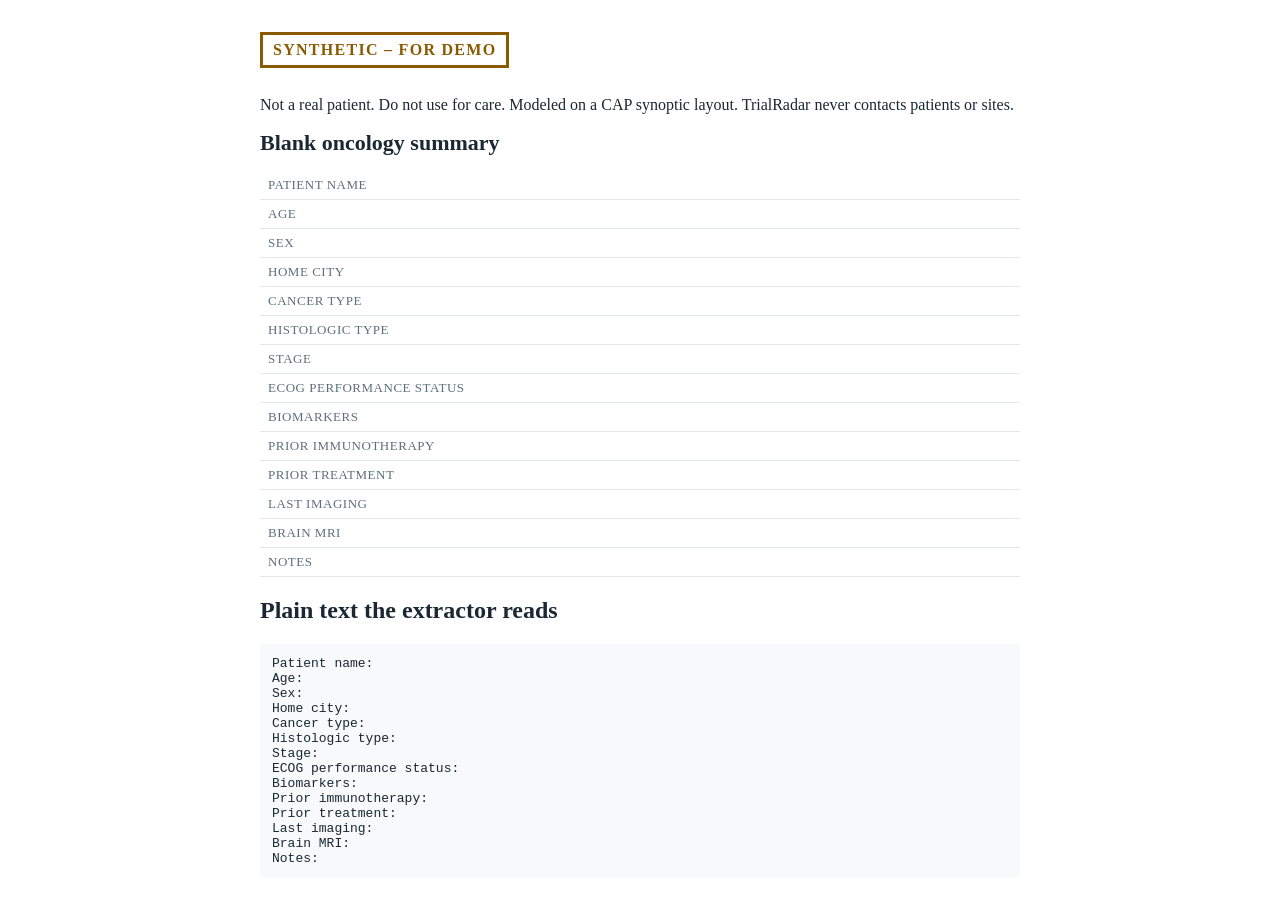
<file: demo/reports/blank_template.html>
<!DOCTYPE html>
<html lang="en"><head><meta charset="utf-8"><title>Blank oncology summary</title>
<style>
body { font-family: Georgia, serif; max-width: 760px; margin: 32px auto; color: #1b2733; }
.stamp { border: 3px solid #8a5a00; color: #8a5a00; font-weight: 700; letter-spacing: .08em;
  display: inline-block; padding: 6px 10px; margin-bottom: 12px; }
h1 { font-size: 22px; }
table { border-collapse: collapse; width: 100%; }
td { border-bottom: 1px solid #e2e7ec; padding: 6px 8px; vertical-align: top; }
td:first-child { width: 34%; color: #5f6e7c; font-size: 13px; text-transform: uppercase; letter-spacing: .04em; }
.pre { white-space: pre-wrap; font-family: ui-monospace, monospace; font-size: 13px; background: #f7f9fa; padding: 12px; }
</style></head><body>
<div class="stamp">SYNTHETIC – FOR DEMO</div>
<p>Not a real patient. Do not use for care. Modeled on a CAP synoptic layout. TrialRadar never contacts patients or sites.</p>
<h1>Blank oncology summary</h1>
<table><tr><td>Patient name</td><td></td></tr>
<tr><td>Age</td><td></td></tr>
<tr><td>Sex</td><td></td></tr>
<tr><td>Home city</td><td></td></tr>
<tr><td>Cancer type</td><td></td></tr>
<tr><td>Histologic type</td><td></td></tr>
<tr><td>Stage</td><td></td></tr>
<tr><td>ECOG performance status</td><td></td></tr>
<tr><td>Biomarkers</td><td></td></tr>
<tr><td>Prior immunotherapy</td><td></td></tr>
<tr><td>Prior treatment</td><td></td></tr>
<tr><td>Last imaging</td><td></td></tr>
<tr><td>Brain MRI</td><td></td></tr>
<tr><td>Notes</td><td></td></tr></table>
<h2>Plain text the extractor reads</h2>
<div class="pre">Patient name:
Age:
Sex:
Home city:
Cancer type:
Histologic type:
Stage:
ECOG performance status:
Biomarkers:
Prior immunotherapy:
Prior treatment:
Last imaging:
Brain MRI:
Notes:</div>
</body></html>
</file>
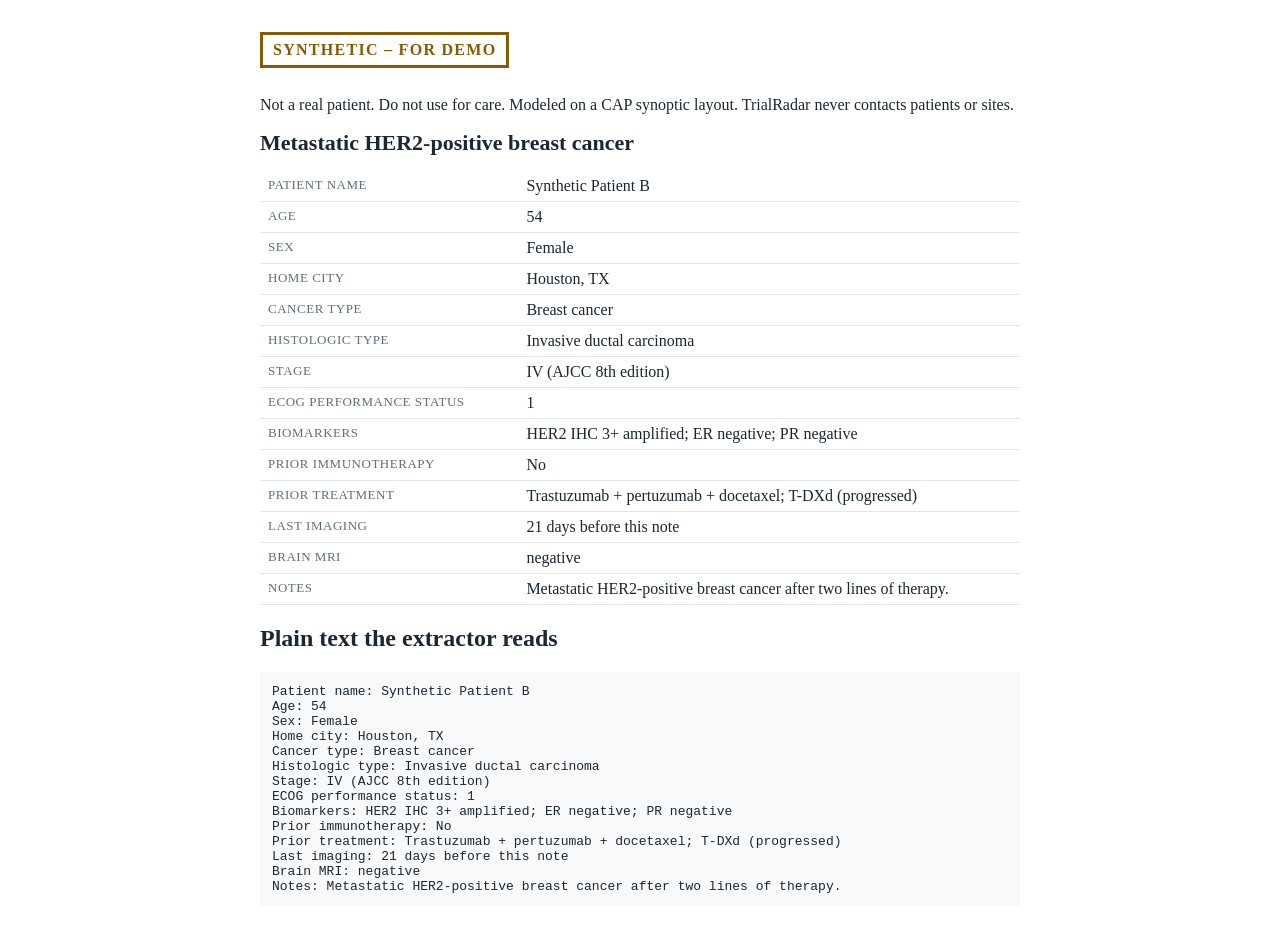
<file: demo/reports/breast_her2_houston.html>
<!DOCTYPE html>
<html lang="en"><head><meta charset="utf-8"><title>Metastatic HER2-positive breast cancer</title>
<style>
body { font-family: Georgia, serif; max-width: 760px; margin: 32px auto; color: #1b2733; }
.stamp { border: 3px solid #8a5a00; color: #8a5a00; font-weight: 700; letter-spacing: .08em;
  display: inline-block; padding: 6px 10px; margin-bottom: 12px; }
h1 { font-size: 22px; }
table { border-collapse: collapse; width: 100%; }
td { border-bottom: 1px solid #e2e7ec; padding: 6px 8px; vertical-align: top; }
td:first-child { width: 34%; color: #5f6e7c; font-size: 13px; text-transform: uppercase; letter-spacing: .04em; }
.pre { white-space: pre-wrap; font-family: ui-monospace, monospace; font-size: 13px; background: #f7f9fa; padding: 12px; }
</style></head><body>
<div class="stamp">SYNTHETIC – FOR DEMO</div>
<p>Not a real patient. Do not use for care. Modeled on a CAP synoptic layout. TrialRadar never contacts patients or sites.</p>
<h1>Metastatic HER2-positive breast cancer</h1>
<table><tr><td>Patient name</td><td>Synthetic Patient B</td></tr>
<tr><td>Age</td><td>54</td></tr>
<tr><td>Sex</td><td>Female</td></tr>
<tr><td>Home city</td><td>Houston, TX</td></tr>
<tr><td>Cancer type</td><td>Breast cancer</td></tr>
<tr><td>Histologic type</td><td>Invasive ductal carcinoma</td></tr>
<tr><td>Stage</td><td>IV (AJCC 8th edition)</td></tr>
<tr><td>ECOG performance status</td><td>1</td></tr>
<tr><td>Biomarkers</td><td>HER2 IHC 3+ amplified; ER negative; PR negative</td></tr>
<tr><td>Prior immunotherapy</td><td>No</td></tr>
<tr><td>Prior treatment</td><td>Trastuzumab + pertuzumab + docetaxel; T-DXd (progressed)</td></tr>
<tr><td>Last imaging</td><td>21 days before this note</td></tr>
<tr><td>Brain MRI</td><td>negative</td></tr>
<tr><td>Notes</td><td>Metastatic HER2-positive breast cancer after two lines of therapy.</td></tr></table>
<h2>Plain text the extractor reads</h2>
<div class="pre">Patient name: Synthetic Patient B
Age: 54
Sex: Female
Home city: Houston, TX
Cancer type: Breast cancer
Histologic type: Invasive ductal carcinoma
Stage: IV (AJCC 8th edition)
ECOG performance status: 1
Biomarkers: HER2 IHC 3+ amplified; ER negative; PR negative
Prior immunotherapy: No
Prior treatment: Trastuzumab + pertuzumab + docetaxel; T-DXd (progressed)
Last imaging: 21 days before this note
Brain MRI: negative
Notes: Metastatic HER2-positive breast cancer after two lines of therapy.</div>
</body></html>
</file>
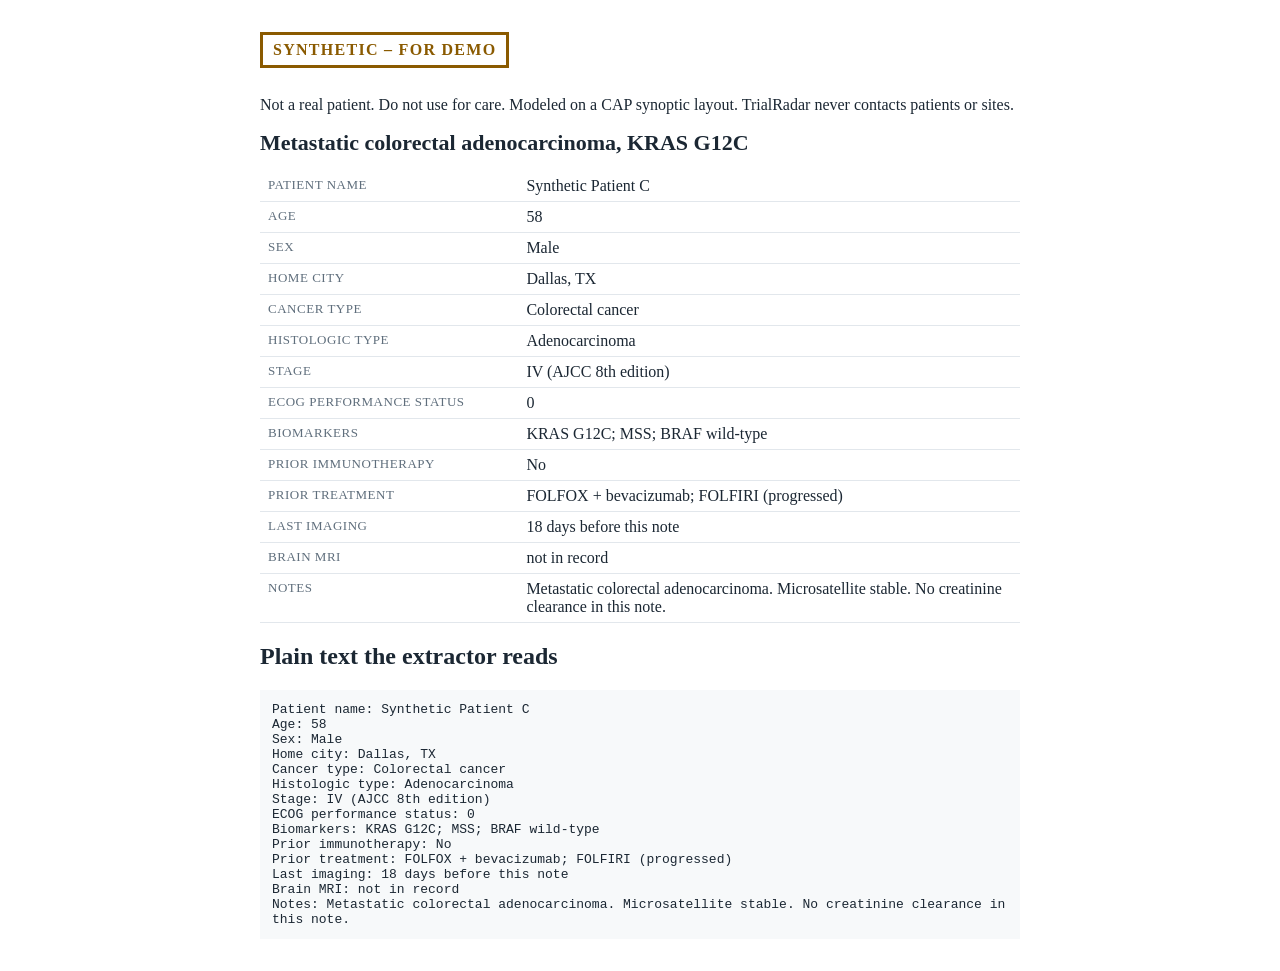
<file: demo/reports/colorectal_kras_dallas.html>
<!DOCTYPE html>
<html lang="en"><head><meta charset="utf-8"><title>Metastatic colorectal adenocarcinoma, KRAS G12C</title>
<style>
body { font-family: Georgia, serif; max-width: 760px; margin: 32px auto; color: #1b2733; }
.stamp { border: 3px solid #8a5a00; color: #8a5a00; font-weight: 700; letter-spacing: .08em;
  display: inline-block; padding: 6px 10px; margin-bottom: 12px; }
h1 { font-size: 22px; }
table { border-collapse: collapse; width: 100%; }
td { border-bottom: 1px solid #e2e7ec; padding: 6px 8px; vertical-align: top; }
td:first-child { width: 34%; color: #5f6e7c; font-size: 13px; text-transform: uppercase; letter-spacing: .04em; }
.pre { white-space: pre-wrap; font-family: ui-monospace, monospace; font-size: 13px; background: #f7f9fa; padding: 12px; }
</style></head><body>
<div class="stamp">SYNTHETIC – FOR DEMO</div>
<p>Not a real patient. Do not use for care. Modeled on a CAP synoptic layout. TrialRadar never contacts patients or sites.</p>
<h1>Metastatic colorectal adenocarcinoma, KRAS G12C</h1>
<table><tr><td>Patient name</td><td>Synthetic Patient C</td></tr>
<tr><td>Age</td><td>58</td></tr>
<tr><td>Sex</td><td>Male</td></tr>
<tr><td>Home city</td><td>Dallas, TX</td></tr>
<tr><td>Cancer type</td><td>Colorectal cancer</td></tr>
<tr><td>Histologic type</td><td>Adenocarcinoma</td></tr>
<tr><td>Stage</td><td>IV (AJCC 8th edition)</td></tr>
<tr><td>ECOG performance status</td><td>0</td></tr>
<tr><td>Biomarkers</td><td>KRAS G12C; MSS; BRAF wild-type</td></tr>
<tr><td>Prior immunotherapy</td><td>No</td></tr>
<tr><td>Prior treatment</td><td>FOLFOX + bevacizumab; FOLFIRI (progressed)</td></tr>
<tr><td>Last imaging</td><td>18 days before this note</td></tr>
<tr><td>Brain MRI</td><td>not in record</td></tr>
<tr><td>Notes</td><td>Metastatic colorectal adenocarcinoma. Microsatellite stable. No creatinine clearance in this note.</td></tr></table>
<h2>Plain text the extractor reads</h2>
<div class="pre">Patient name: Synthetic Patient C
Age: 58
Sex: Male
Home city: Dallas, TX
Cancer type: Colorectal cancer
Histologic type: Adenocarcinoma
Stage: IV (AJCC 8th edition)
ECOG performance status: 0
Biomarkers: KRAS G12C; MSS; BRAF wild-type
Prior immunotherapy: No
Prior treatment: FOLFOX + bevacizumab; FOLFIRI (progressed)
Last imaging: 18 days before this note
Brain MRI: not in record
Notes: Metastatic colorectal adenocarcinoma. Microsatellite stable. No creatinine clearance in this note.</div>
</body></html>
</file>
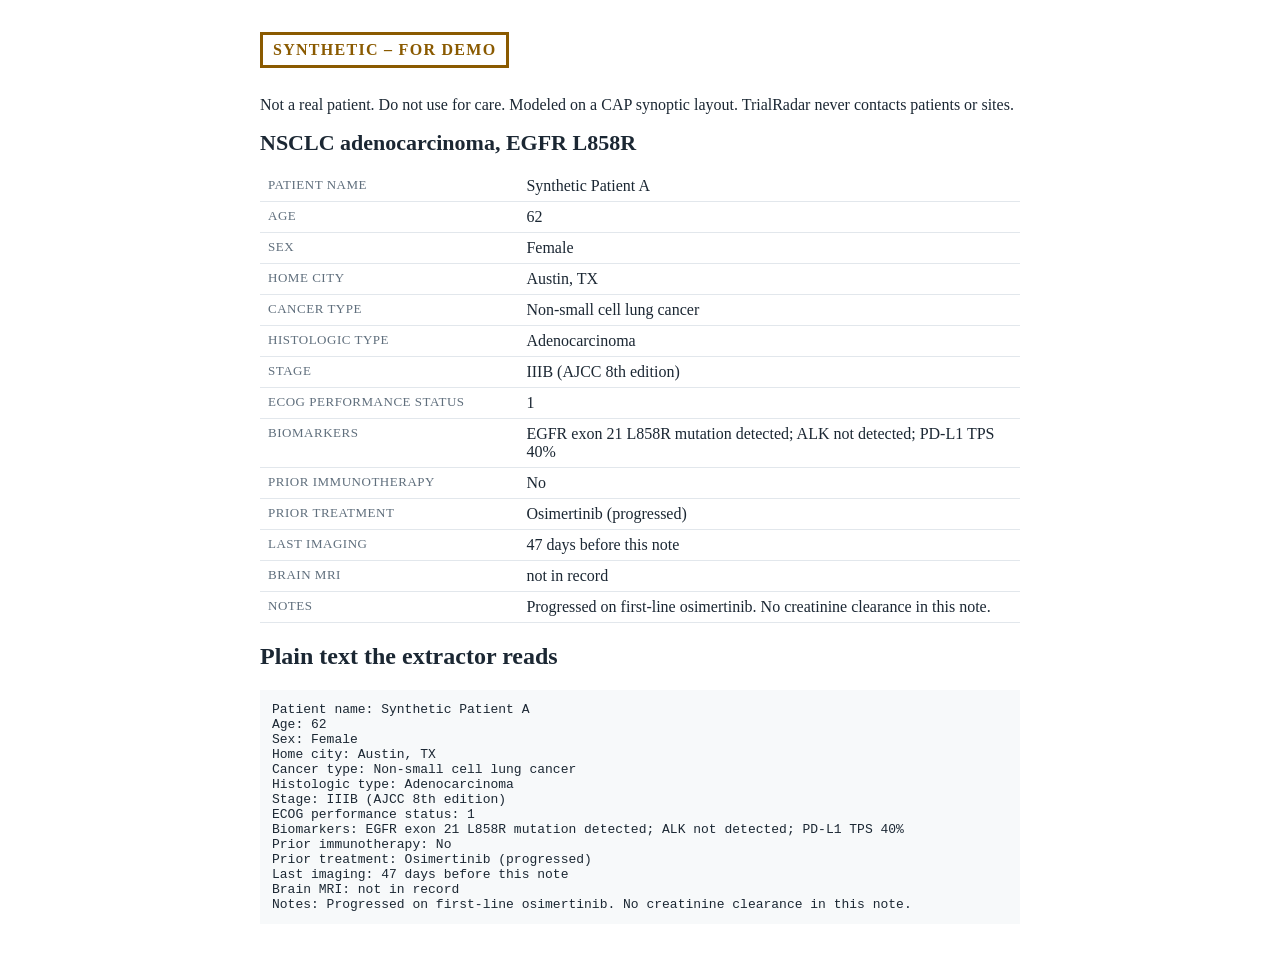
<file: demo/reports/nsclc_egfr_austin.html>
<!DOCTYPE html>
<html lang="en"><head><meta charset="utf-8"><title>NSCLC adenocarcinoma, EGFR L858R</title>
<style>
body { font-family: Georgia, serif; max-width: 760px; margin: 32px auto; color: #1b2733; }
.stamp { border: 3px solid #8a5a00; color: #8a5a00; font-weight: 700; letter-spacing: .08em;
  display: inline-block; padding: 6px 10px; margin-bottom: 12px; }
h1 { font-size: 22px; }
table { border-collapse: collapse; width: 100%; }
td { border-bottom: 1px solid #e2e7ec; padding: 6px 8px; vertical-align: top; }
td:first-child { width: 34%; color: #5f6e7c; font-size: 13px; text-transform: uppercase; letter-spacing: .04em; }
.pre { white-space: pre-wrap; font-family: ui-monospace, monospace; font-size: 13px; background: #f7f9fa; padding: 12px; }
</style></head><body>
<div class="stamp">SYNTHETIC – FOR DEMO</div>
<p>Not a real patient. Do not use for care. Modeled on a CAP synoptic layout. TrialRadar never contacts patients or sites.</p>
<h1>NSCLC adenocarcinoma, EGFR L858R</h1>
<table><tr><td>Patient name</td><td>Synthetic Patient A</td></tr>
<tr><td>Age</td><td>62</td></tr>
<tr><td>Sex</td><td>Female</td></tr>
<tr><td>Home city</td><td>Austin, TX</td></tr>
<tr><td>Cancer type</td><td>Non-small cell lung cancer</td></tr>
<tr><td>Histologic type</td><td>Adenocarcinoma</td></tr>
<tr><td>Stage</td><td>IIIB (AJCC 8th edition)</td></tr>
<tr><td>ECOG performance status</td><td>1</td></tr>
<tr><td>Biomarkers</td><td>EGFR exon 21 L858R mutation detected; ALK not detected; PD-L1 TPS 40%</td></tr>
<tr><td>Prior immunotherapy</td><td>No</td></tr>
<tr><td>Prior treatment</td><td>Osimertinib (progressed)</td></tr>
<tr><td>Last imaging</td><td>47 days before this note</td></tr>
<tr><td>Brain MRI</td><td>not in record</td></tr>
<tr><td>Notes</td><td>Progressed on first-line osimertinib. No creatinine clearance in this note.</td></tr></table>
<h2>Plain text the extractor reads</h2>
<div class="pre">Patient name: Synthetic Patient A
Age: 62
Sex: Female
Home city: Austin, TX
Cancer type: Non-small cell lung cancer
Histologic type: Adenocarcinoma
Stage: IIIB (AJCC 8th edition)
ECOG performance status: 1
Biomarkers: EGFR exon 21 L858R mutation detected; ALK not detected; PD-L1 TPS 40%
Prior immunotherapy: No
Prior treatment: Osimertinib (progressed)
Last imaging: 47 days before this note
Brain MRI: not in record
Notes: Progressed on first-line osimertinib. No creatinine clearance in this note.</div>
</body></html>
</file>
